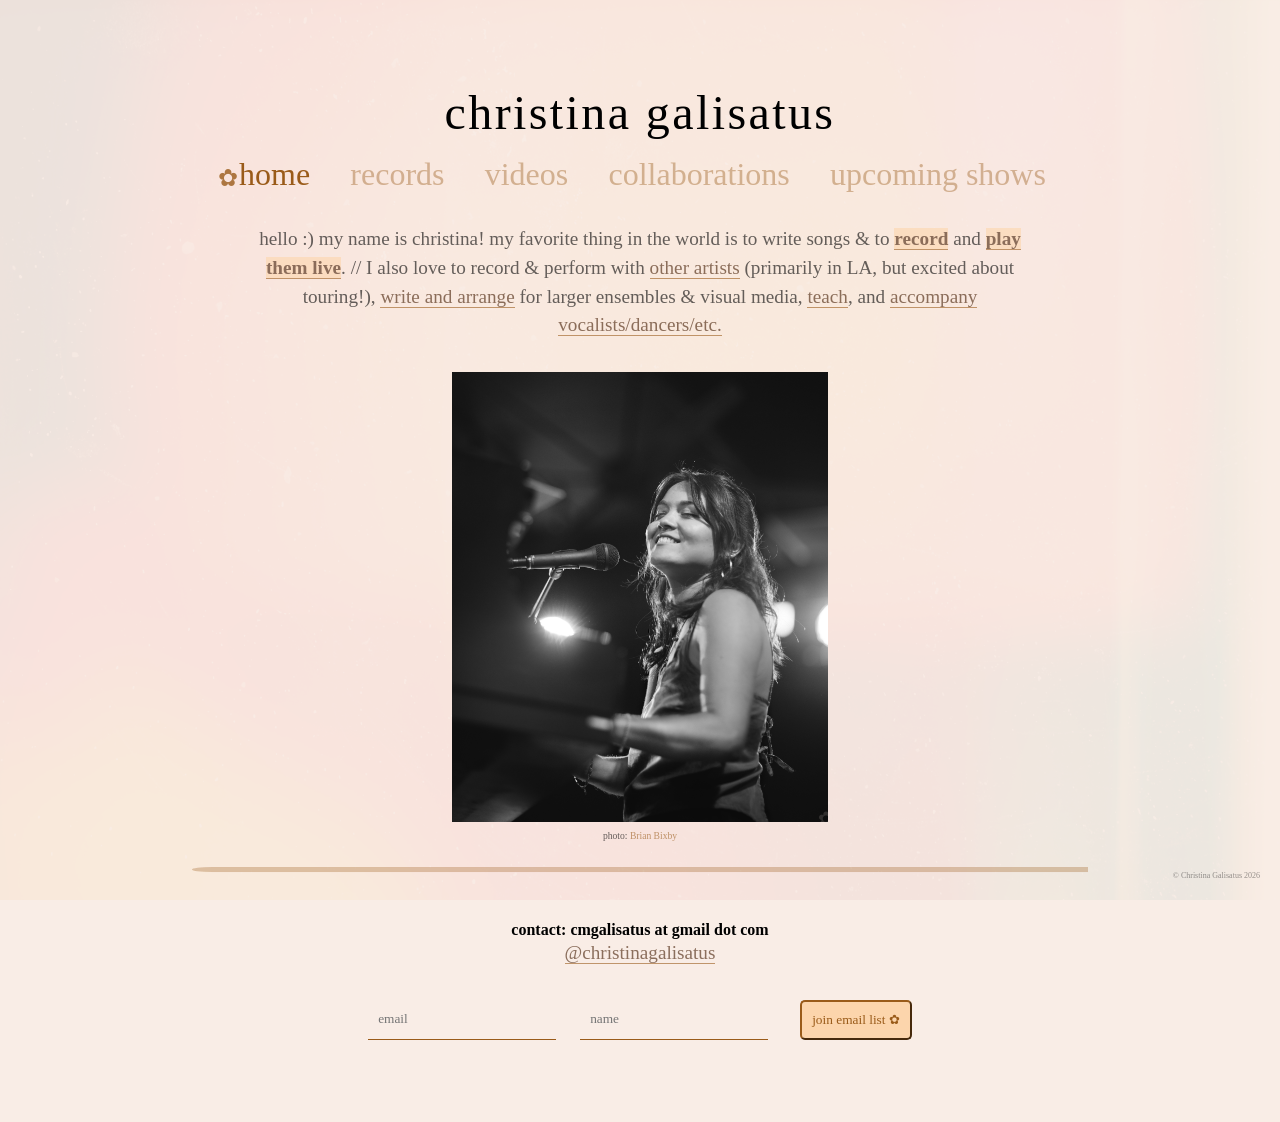
<file: index.html>
<!DOCTYPE html>
<html lang="en">

<head>
  <meta charset="UTF-8" />
  <meta name="viewport" content="width=device-width, initial-scale=1.0" />
  <title>Christina Galisatus</title>
  <link rel="stylesheet" href="style.css" />
  <link rel="icon" type="image/png" sizes="32x32" href="/assets/favicon.png">
  <link rel="icon" type="image/png" sizes="16x16" href="/assets/favicon.png">
  <link rel="apple-touch-icon" href="/assets/favicon.png">

  <!-- primary Meta -->
  <meta name="title" content="Christina Galisatus">
  <meta name="description" content="pianist - singer/songwriter - composer">

  <!-- open Graph (used by iMessage, Facebook, etc.) -->
  <meta property="og:title" content="Christina Galisatus">
  <meta property="og:description" content="pianist - singer/songwriter - composer">
  <meta property="og:image" content="https://christinagalisatusmusic.com/assets/christina.jpg">
  <meta property="og:url" content="https://christinagalisatusmusic.com">
  <meta property="og:type" content="website">

  <!-- twitter -->
  <meta name="twitter:card" content="summary_large_image">
  <meta name="twitter:title" content="Christina Galisatus">
  <meta name="twitter:description" content="pianist - singer/songwriter - composer">
  <meta name="twitter:image" content="https://christinagalisatusmusic.com/assets/christina.jpg">
  </head>

<body>

  <div id="loader">
    <span class="loader-flower"> ✿</span>
    <span class="loader-flower"> ✿</span>
    <span class="loader-flower">✿ </span>
  </div>

  <main>
      <h1 class="title a">
        <a href="/index.html">christina galisatus</a>
      </h1>

      <nav class="nav">
        <a href="/index.html" class="active">home</a>
        <a href="/records.html">records</a>
        <a href="/videos.html">videos</a>
        <a href="/collaborations.html">collaborations</a>
        <a href="/upcomingshows.html">upcoming shows</a>
      </nav>

    <p class="bodytext">
      hello :) my name is christina!
      my favorite thing in the world is to write songs & to 
      <span style="font-weight:bold;background-color:#fcd5ac;"><a href="records.html">record</a></span> and 
      <span style="font-weight:bold;background-color:#fcd5ac;"><a href="videos.html">play them live</a></span>. // I also love to record & perform with <a href="collaborations.html">other artists</a> (primarily in LA, but excited about touring!), 
      <a href="arranging.html">write and arrange</a>  for larger ensembles & visual media,
      <a href="teaching.html">teach</a>, and <a href="accompaniment.html">accompany vocalists/dancers/etc.</a>
    </p>  

<div class="photo-container">
  <img src="assets/christina.jpg" alt="Christina Galisatus" />

  <a href="/writing.html" class="secret-flower" aria-label="secret">
    ✿
  </a>
</div>
    <p class="photocredit">
      photo: <a href="https://www.brianbixbyphoto.com/">Brian Bixby</a>
    </p>
    <br>

    <p class="divider">
    <svg width = "70vw" height="50" xmlns="http://www.w3.org/2000/svg">
      <rect width = "80vw" height = "5" x="0" y="0" rx="20" ry="20"></rect></svg></p>

    <b>contact: cmgalisatus at gmail dot com</b>
    <p class="bodytext">
      <a href="https://www.instagram.com/christinagalisatus/">@christinagalisatus</a>

    <form action="https://formspree.io/f/xjgpklza" method="POST">
      <input type="email" name="email" placeholder="email" required>
      <input type="name" name="your name" placeholder="name" optional>
      <button type="submit">join email list ✿</button>
    </form>

<!--thank you message - displays after submission-->
    <p class="bodytext" id="thanks" style="display:none;">
      thank you for staying in touch ✿ </p>
    </p>

  </main>

  <footer>
    <p>© Christina Galisatus 2026</p>
  </footer>

<!--logic for after submission display-->
  <script>
    const form = document.querySelector("form[action='https://formspree.io/f/xjgpklza']");
    const thanks = document.getElementById("thanks");

    form.addEventListener("submit", async function (e) {
      e.preventDefault(); 

      // send form data to Formspree
      const formData = new FormData(form);
      await fetch(form.action, {
        method: "POST",
        body: formData,
        headers: { 'Accept': 'application/json' }
      });

      // hide the form and show thank you message
      form.style.display = "none";
      thanks.style.display = "block";
    });
  </script>

<!--logic for loading fade-in-->
    <script> 
    window.addEventListener("load", () => {
    document.querySelector("main").classList.add("loaded");
    });
    </script>

<!--logic for dot loading fade-out-->
<script>
  window.addEventListener("load", () => {
    const loader = document.getElementById("loader");
    if (loader) {
      loader.style.transition = "opacity 0.5s ease";
      loader.style.opacity = 0;
      setTimeout(() => loader.remove(), 500); // remove after fade-out
    }
  });
</script>

<a href="/firstwords.html" class="secret-charlie">
    <img src="assets/charlie.png" alt="" />
</a>

</body>
</html>
</file>
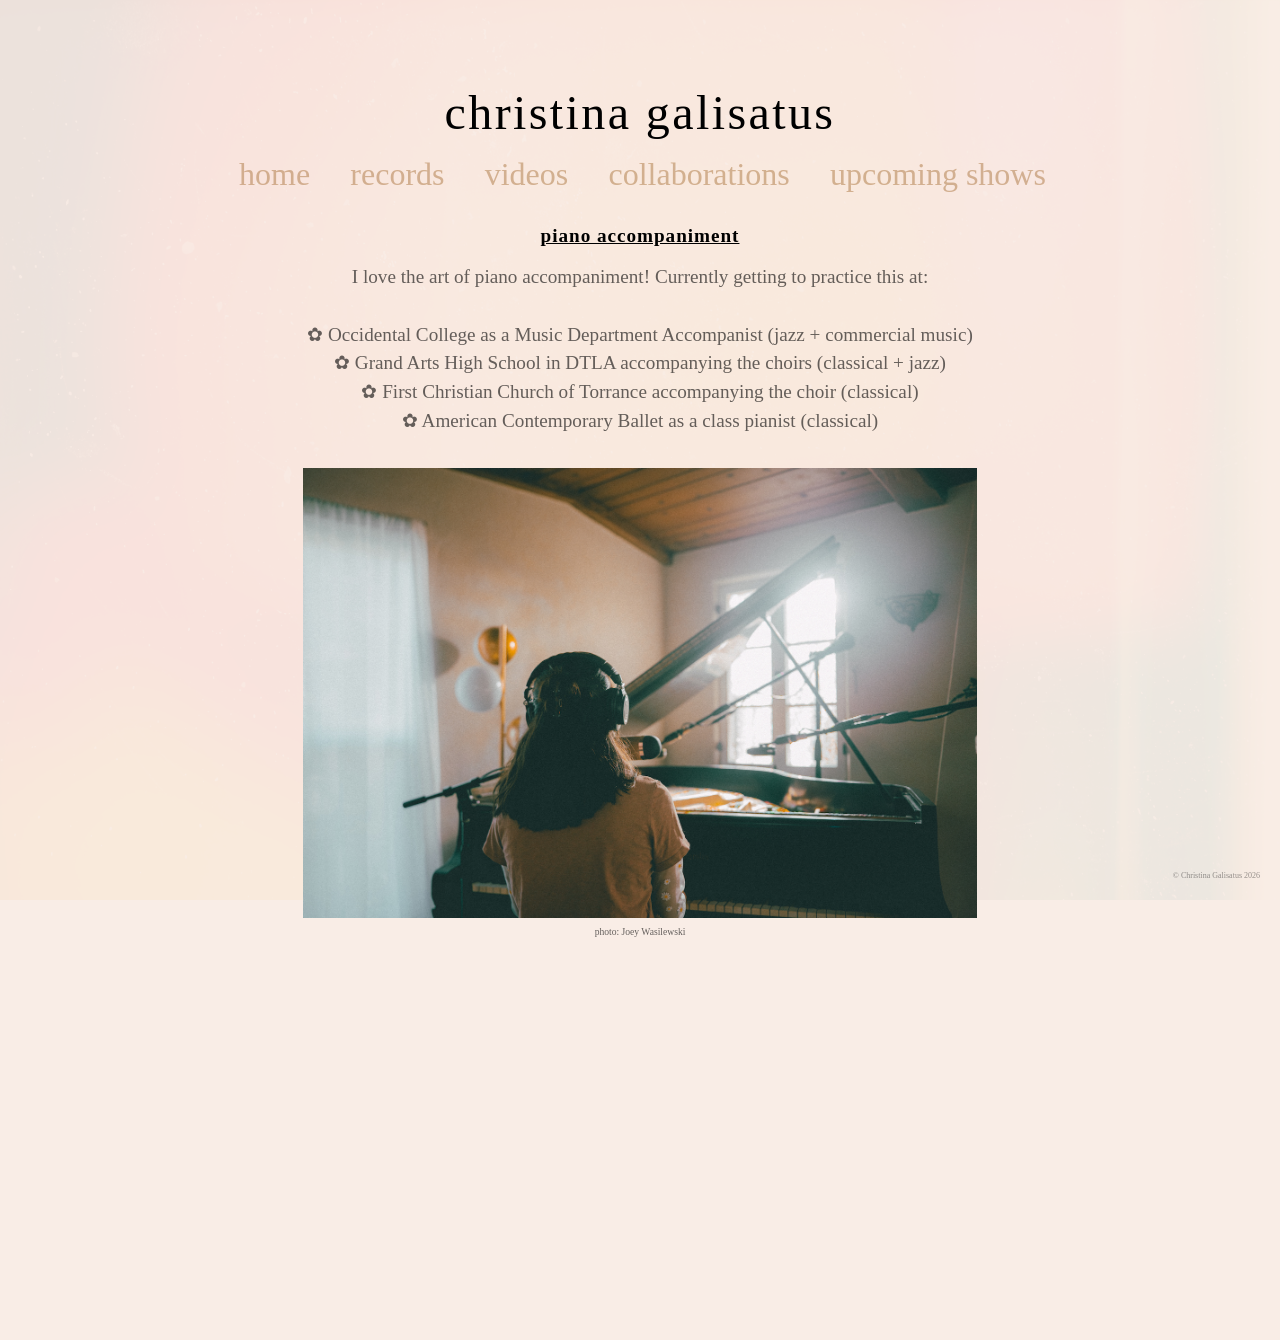
<file: accompaniment.html>
<!DOCTYPE html>
<html lang="en">

<head>
    <meta charset="UTF-8" />
    <meta name="viewport" content="width=device-width, initial-scale=1.0" />
    <title>accompaniment</title>
    <link rel="stylesheet" href="style.css" />
    <link rel="icon" type="image/png" sizes="32x32" href="/assets/favicon.png">
    <link rel="icon" type="image/png" sizes="16x16" href="/assets/favicon.png">
    <link rel="apple-touch-icon" href="/assets/favicon.png">
</head>

<body>

    <div id="loader">
        <span class="loader-flower"> ✿</span>
        <span class="loader-flower"> ✿</span>
        <span class="loader-flower">✿ </span>
    </div>

    <main>
        <h1 class="title a">
            <a href="/index.html">christina galisatus</a>
        </h1>

        <nav class="nav">
            <a href="/index.html">home</a>
            <a href="/records.html">records</a>
            <a href="/videos.html">videos</a>
            <a href="/collaborations.html">collaborations</a>
            <a href="/upcomingshows.html">upcoming shows</a>
        </nav>

        <p class="sectionheader">
            <u>piano accompaniment</u>
        </p>

        <div class="bodytext">
            I love the art of piano accompaniment! Currently getting to practice this at:
            <br>
            <br>✿ Occidental College as a Music Department Accompanist (jazz + commercial music)
            <br>✿ Grand Arts High School in DTLA accompanying the choirs (classical + jazz)
            <br>✿ First Christian Church of Torrance accompanying the choir (classical)
            <br>✿ American Contemporary Ballet as a class pianist (classical)
        </div>

        <img src="assets/Joey.jpg" alt="Christina Galisatus" />
        <p class="photocredit">photo: Joey Wasilewski
        </p>

        <div class="video-gallery">
            <div class="video-block">
                <iframe width="560" height="315" src="https://www.youtube.com/embed/kuCmmByIMV0?si=SQbV6aHl00VXj2Z0"
                    title="YouTube video player" frameborder="0"
                    allow="accelerometer; autoplay; clipboard-write; encrypted-media; gyroscope; picture-in-picture"
                    allowfullscreen>
                </iframe>
            </div>
        </div>    

    </main>

    <footer>
        <p>© Christina Galisatus 2026</p>
    </footer>

<!--logic for loading fade-in-->
    <script> 
    window.addEventListener("load", () => {
    document.querySelector("main").classList.add("loaded");
    });
    </script>

<!--logic for dot loading fade-out-->
    <script>
    window.addEventListener("load", () => {
        const loader = document.getElementById("loader");
        if (loader) {
        loader.style.transition = "opacity 0.5s ease";
        loader.style.opacity = 0;
        setTimeout(() => loader.remove(), 500); // remove after fade-out
        }
    });
    </script>

</body>
</html>
</file>
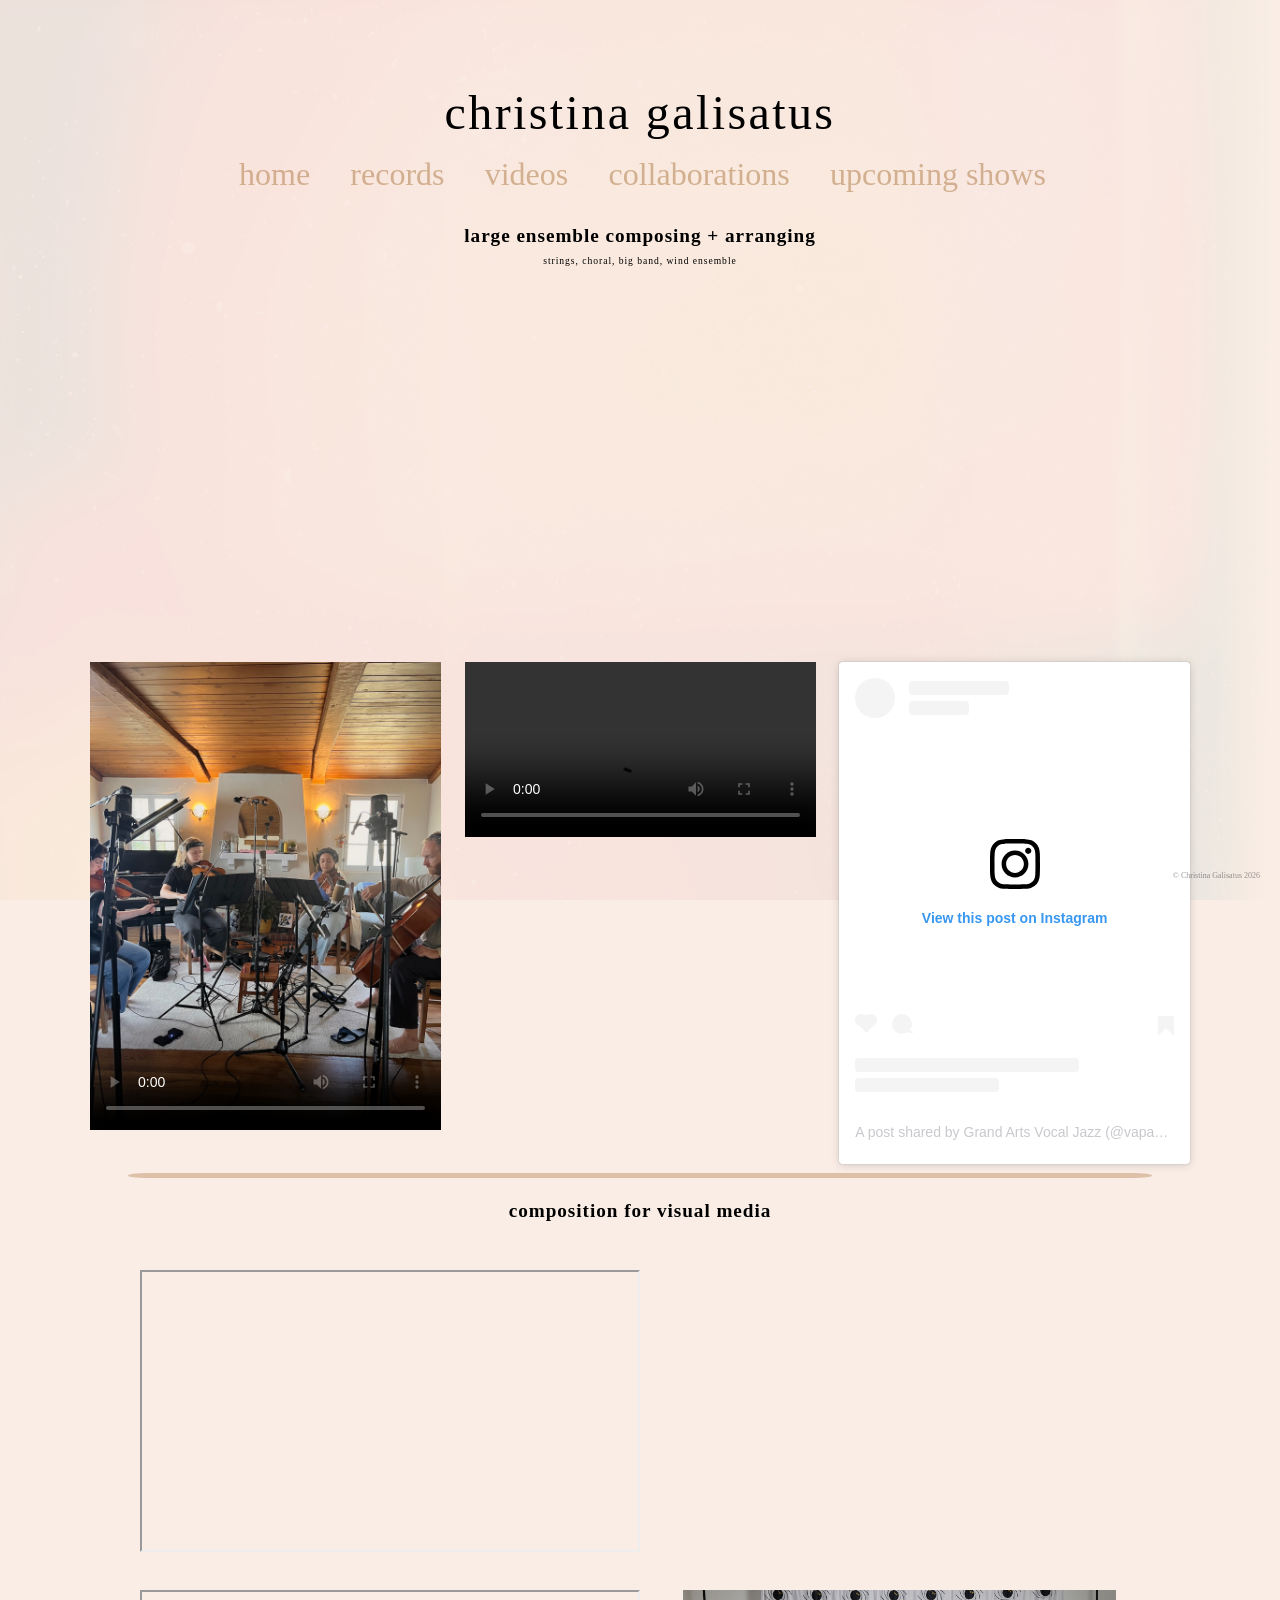
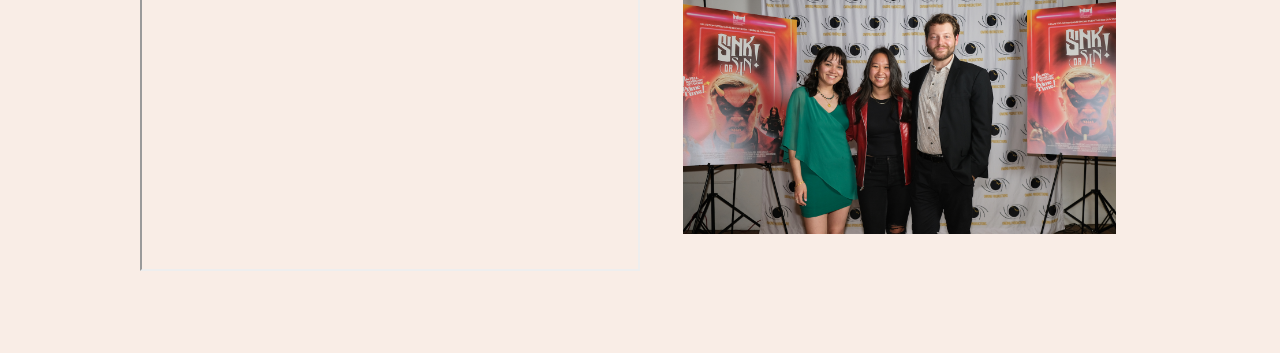
<file: arranging.html>
<!DOCTYPE html>
<html lang="en">

<head>
    <meta charset="UTF-8" />
    <meta name="viewport" content="width=device-width, initial-scale=1.0" />
    <title>arranging</title>
    <link rel="stylesheet" href="style.css" />
    <link rel="icon" type="image/png" sizes="32x32" href="/assets/favicon.png">
    <link rel="icon" type="image/png" sizes="16x16" href="/assets/favicon.png">
    <link rel="apple-touch-icon" href="/assets/favicon.png">
</head>

<body>

    <div id="loader">
        <span class="loader-flower"> ✿</span>
        <span class="loader-flower"> ✿</span>
        <span class="loader-flower">✿ </span>
    </div>

    <main>
        <h1 class="title a">
            <a href="/index.html">christina galisatus</a>
        </h1>

        <nav class="nav">
            <a href="/index.html">home</a>
            <a href="/records.html">records</a>
            <a href="/videos.html">videos</a>
            <a href="/collaborations.html">collaborations</a>
            <a href="/upcomingshows.html">upcoming shows</a>
        </nav>

        <h2 class="sectionheader">large ensemble composing + arranging
            <br><span style="font-weight:normal; font-size:0.6rem">strings, choral, big band, wind ensemble</span>
        </h2>

        <div class="video-gallery">

            <!--William: We Sing Together-->
            <div class="video-block">
                <iframe src="https://www.youtube.com/embed/-kzz4NadmnA?si=mCKICtMCTEIbzJga" title="YouTube video player"
                    frameborder="0"
                    allow="accelerometer; autoplay; clipboard-write; encrypted-media; gyroscope; picture-in-picture"
                    allowfullscreen>
                </iframe>
            </div>

            <!--What's there to do-->
            <div class="video-block">
                <iframe src="https://www.youtube.com/embed/QpVLR_8TGYc?si=DoYN5k44QQ1CppMd" title="YouTube video player"
                    frameborder="0"
                    allow="accelerometer; autoplay; clipboard-write; encrypted-media; gyroscope; picture-in-picture"
                    allowfullscreen>
                </iframe>
            </div>
        </div>

        <div class="misc-vid-row">

            <!--MM strings-->
            <div class="video-block">
                <video width="300" height="auto" ratio="9/16" controls poster="assets/MMstringsphoto.JPG">
                    <source src="assets/MMvisualizer.mp4">
                </video>
            </div>

            <!--CC wind symphony-->
            <div class="video-block">
                <video width="300" height="auto" ratio="9/16" controls>
                    <source src="assets/Somehow.mp4" type="video/MP4">
                </video>
            </div>

            <!--Grand Arts Piel Canela-->
            <blockquote class="instagram-media" data-instgrm-captioned
                data-instgrm-permalink="https://www.instagram.com/reel/DVpAaYUErRo/?utm_source=ig_embed&amp;utm_campaign=loading"
                data-instgrm-version="14"
                style=" background:#FFF; border:0; border-radius:3px; box-shadow:0 0 1px 0 rgba(0,0,0,0.5),0 1px 10px 0 rgba(0,0,0,0.15); margin: 1px; max-width:540px; min-width:326px; padding:0; width:99.375%; width:-webkit-calc(100% - 2px); width:calc(100% - 2px);">
                <div style="padding:16px;"> <a
                        href="https://www.instagram.com/reel/DVpAaYUErRo/?utm_source=ig_embed&amp;utm_campaign=loading"
                        style=" background:#FFFFFF; line-height:0; padding:0 0; text-align:center; text-decoration:none; width:100%;"
                        target="_blank">
                        <div style=" display: flex; flex-direction: row; align-items: center;">
                            <div
                                style="background-color: #F4F4F4; border-radius: 50%; flex-grow: 0; height: 40px; margin-right: 14px; width: 40px;">
                            </div>
                            <div style="display: flex; flex-direction: column; flex-grow: 1; justify-content: center;">
                                <div
                                    style=" background-color: #F4F4F4; border-radius: 4px; flex-grow: 0; height: 14px; margin-bottom: 6px; width: 100px;">
                                </div>
                                <div
                                    style=" background-color: #F4F4F4; border-radius: 4px; flex-grow: 0; height: 14px; width: 60px;">
                                </div>
                            </div>
                        </div>
                        <div style="padding: 19% 0;"></div>
                        <div style="display:block; height:50px; margin:0 auto 12px; width:50px;"><svg width="50px"
                                height="50px" viewBox="0 0 60 60" version="1.1" xmlns="https://www.w3.org/2000/svg"
                                xmlns:xlink="https://www.w3.org/1999/xlink">
                                <g stroke="none" stroke-width="1" fill="none" fill-rule="evenodd">
                                    <g transform="translate(-511.000000, -20.000000)" fill="#000000">
                                        <g>
                                            <path
                                                d="M556.869,30.41 C554.814,30.41 553.148,32.076 553.148,34.131 C553.148,36.186 554.814,37.852 556.869,37.852 C558.924,37.852 560.59,36.186 560.59,34.131 C560.59,32.076 558.924,30.41 556.869,30.41 M541,60.657 C535.114,60.657 530.342,55.887 530.342,50 C530.342,44.114 535.114,39.342 541,39.342 C546.887,39.342 551.658,44.114 551.658,50 C551.658,55.887 546.887,60.657 541,60.657 M541,33.886 C532.1,33.886 524.886,41.1 524.886,50 C524.886,58.899 532.1,66.113 541,66.113 C549.9,66.113 557.115,58.899 557.115,50 C557.115,41.1 549.9,33.886 541,33.886 M565.378,62.101 C565.244,65.022 564.756,66.606 564.346,67.663 C563.803,69.06 563.154,70.057 562.106,71.106 C561.058,72.155 560.06,72.803 558.662,73.347 C557.607,73.757 556.021,74.244 553.102,74.378 C549.944,74.521 548.997,74.552 541,74.552 C533.003,74.552 532.056,74.521 528.898,74.378 C525.979,74.244 524.393,73.757 523.338,73.347 C521.94,72.803 520.942,72.155 519.894,71.106 C518.846,70.057 518.197,69.06 517.654,67.663 C517.244,66.606 516.755,65.022 516.623,62.101 C516.479,58.943 516.448,57.996 516.448,50 C516.448,42.003 516.479,41.056 516.623,37.899 C516.755,34.978 517.244,33.391 517.654,32.338 C518.197,30.938 518.846,29.942 519.894,28.894 C520.942,27.846 521.94,27.196 523.338,26.654 C524.393,26.244 525.979,25.756 528.898,25.623 C532.057,25.479 533.004,25.448 541,25.448 C548.997,25.448 549.943,25.479 553.102,25.623 C556.021,25.756 557.607,26.244 558.662,26.654 C560.06,27.196 561.058,27.846 562.106,28.894 C563.154,29.942 563.803,30.938 564.346,32.338 C564.756,33.391 565.244,34.978 565.378,37.899 C565.522,41.056 565.552,42.003 565.552,50 C565.552,57.996 565.522,58.943 565.378,62.101 M570.82,37.631 C570.674,34.438 570.167,32.258 569.425,30.349 C568.659,28.377 567.633,26.702 565.965,25.035 C564.297,23.368 562.623,22.342 560.652,21.575 C558.743,20.834 556.562,20.326 553.369,20.18 C550.169,20.033 549.148,20 541,20 C532.853,20 531.831,20.033 528.631,20.18 C525.438,20.326 523.257,20.834 521.349,21.575 C519.376,22.342 517.703,23.368 516.035,25.035 C514.368,26.702 513.342,28.377 512.574,30.349 C511.834,32.258 511.326,34.438 511.181,37.631 C511.035,40.831 511,41.851 511,50 C511,58.147 511.035,59.17 511.181,62.369 C511.326,65.562 511.834,67.743 512.574,69.651 C513.342,71.625 514.368,73.296 516.035,74.965 C517.703,76.634 519.376,77.658 521.349,78.425 C523.257,79.167 525.438,79.673 528.631,79.82 C531.831,79.965 532.853,80.001 541,80.001 C549.148,80.001 550.169,79.965 553.369,79.82 C556.562,79.673 558.743,79.167 560.652,78.425 C562.623,77.658 564.297,76.634 565.965,74.965 C567.633,73.296 568.659,71.625 569.425,69.651 C570.167,67.743 570.674,65.562 570.82,62.369 C570.966,59.17 571,58.147 571,50 C571,41.851 570.966,40.831 570.82,37.631">
                                            </path>
                                        </g>
                                    </g>
                                </g>
                            </svg></div>
                        <div style="padding-top: 8px;">
                            <div
                                style=" color:#3897f0; font-family:Arial,sans-serif; font-size:14px; font-style:normal; font-weight:550; line-height:18px;">
                                View this post on Instagram</div>
                        </div>
                        <div style="padding: 12.5% 0;"></div>
                        <div style="display: flex; flex-direction: row; margin-bottom: 14px; align-items: center;">
                            <div>
                                <div
                                    style="background-color: #F4F4F4; border-radius: 50%; height: 12.5px; width: 12.5px; transform: translateX(0px) translateY(7px);">
                                </div>
                                <div
                                    style="background-color: #F4F4F4; height: 12.5px; transform: rotate(-45deg) translateX(3px) translateY(1px); width: 12.5px; flex-grow: 0; margin-right: 14px; margin-left: 2px;">
                                </div>
                                <div
                                    style="background-color: #F4F4F4; border-radius: 50%; height: 12.5px; width: 12.5px; transform: translateX(9px) translateY(-18px);">
                                </div>
                            </div>
                            <div style="margin-left: 8px;">
                                <div
                                    style=" background-color: #F4F4F4; border-radius: 50%; flex-grow: 0; height: 20px; width: 20px;">
                                </div>
                                <div
                                    style=" width: 0; height: 0; border-top: 2px solid transparent; border-left: 6px solid #f4f4f4; border-bottom: 2px solid transparent; transform: translateX(16px) translateY(-4px) rotate(30deg)">
                                </div>
                            </div>
                            <div style="margin-left: auto;">
                                <div
                                    style=" width: 0px; border-top: 8px solid #F4F4F4; border-right: 8px solid transparent; transform: translateY(16px);">
                                </div>
                                <div
                                    style=" background-color: #F4F4F4; flex-grow: 0; height: 12px; width: 16px; transform: translateY(-4px);">
                                </div>
                                <div
                                    style=" width: 0; height: 0; border-top: 8px solid #F4F4F4; border-left: 8px solid transparent; transform: translateY(-4px) translateX(8px);">
                                </div>
                            </div>
                        </div>
                        <div
                            style="display: flex; flex-direction: column; flex-grow: 1; justify-content: center; margin-bottom: 24px;">
                            <div
                                style=" background-color: #F4F4F4; border-radius: 4px; flex-grow: 0; height: 14px; margin-bottom: 6px; width: 224px;">
                            </div>
                            <div
                                style=" background-color: #F4F4F4; border-radius: 4px; flex-grow: 0; height: 14px; width: 144px;">
                            </div>
                        </div>
                    </a>
                    <p
                        style=" color:#c9c8cd; font-family:Arial,sans-serif; font-size:14px; line-height:17px; margin-bottom:0; margin-top:8px; overflow:hidden; padding:8px 0 7px; text-align:center; text-overflow:ellipsis; white-space:nowrap;">
                        <a href="https://www.instagram.com/reel/DVpAaYUErRo/?utm_source=ig_embed&amp;utm_campaign=loading"
                            style=" color:#c9c8cd; font-family:Arial,sans-serif; font-size:14px; font-style:normal; font-weight:normal; line-height:17px; text-decoration:none;"
                            target="_blank">A post shared by Grand Arts Vocal Jazz (@vapavocaljazz)</a>
                    </p>
                </div>
        </div>
        </blockquote>
        <script async src="//www.instagram.com/embed.js"></script>
        </div>

        <p class="divider">
            <svg width="80vw" height="5" xmlns="http://www.w3.org/2000/svg">
                <rect width="80vw" height="5" x="0" y="0" rx="20" ry="20"></rect>
            </svg>
        </p>

        <br>
        <h2 class="sectionheader">composition for visual media<br>
        </h2>
        <div class="video-gallery">
            <!--Alaska-->
            <div class="video-block">
                <iframe src="https://www.youtube.com/embed/m3UK2IygUMY?si=ZVWuAk93k-y-wtvW"
                    allow="accelerometer; autoplay; clipboard-write; encrypted-media; gyroscope; picture-in-picture"
                    allowfullscreen>
                </iframe>
            </div>

            <!--People Song-->
            <div class="video-block">
                <iframe src="https://www.youtube.com/embed/TR1l-7B1ROs?si=6Mko6sYtuorhrLTC" title="YouTube video player"
                    frameborder="0"
                    allow="accelerometer; autoplay; clipboard-write; encrypted-media; gyroscope; picture-in-picture"
                    allowfullscreen>
                </iframe>
            </div>

            <!--Course-->
            <div class="video-block">
                <iframe src="https://www.youtube.com/embed/auXYaacKMGQ?si=4jVl0m5KW4xBC2A0"
                    allow="accelerometer; autoplay; clipboard-write; encrypted-media; gyroscope; picture-in-picture"
                    allowfullscreen>
                </iframe>
            </div>

            <!--SOS-->
            <div class="imga-block">
                <img src="assets/SOS.jpeg">
            </div>
        </div>

    </main>

    <footer>
        <p>© Christina Galisatus 2026</p>
    </footer>

    <!--logic for loading fade-in-->
    <script>
        window.addEventListener("load", () => {
            document.querySelector("main").classList.add("loaded");
        });
    </script>

    <!--logic for dot loading fade-out-->
    <script>
        window.addEventListener("load", () => {
            const loader = document.getElementById("loader");
            if (loader) {
                loader.style.transition = "opacity 0.5s ease";
                loader.style.opacity = 0;
                setTimeout(() => loader.remove(), 500); // remove after fade-out
            }
        });
    </script>

</body>

</html>
</file>
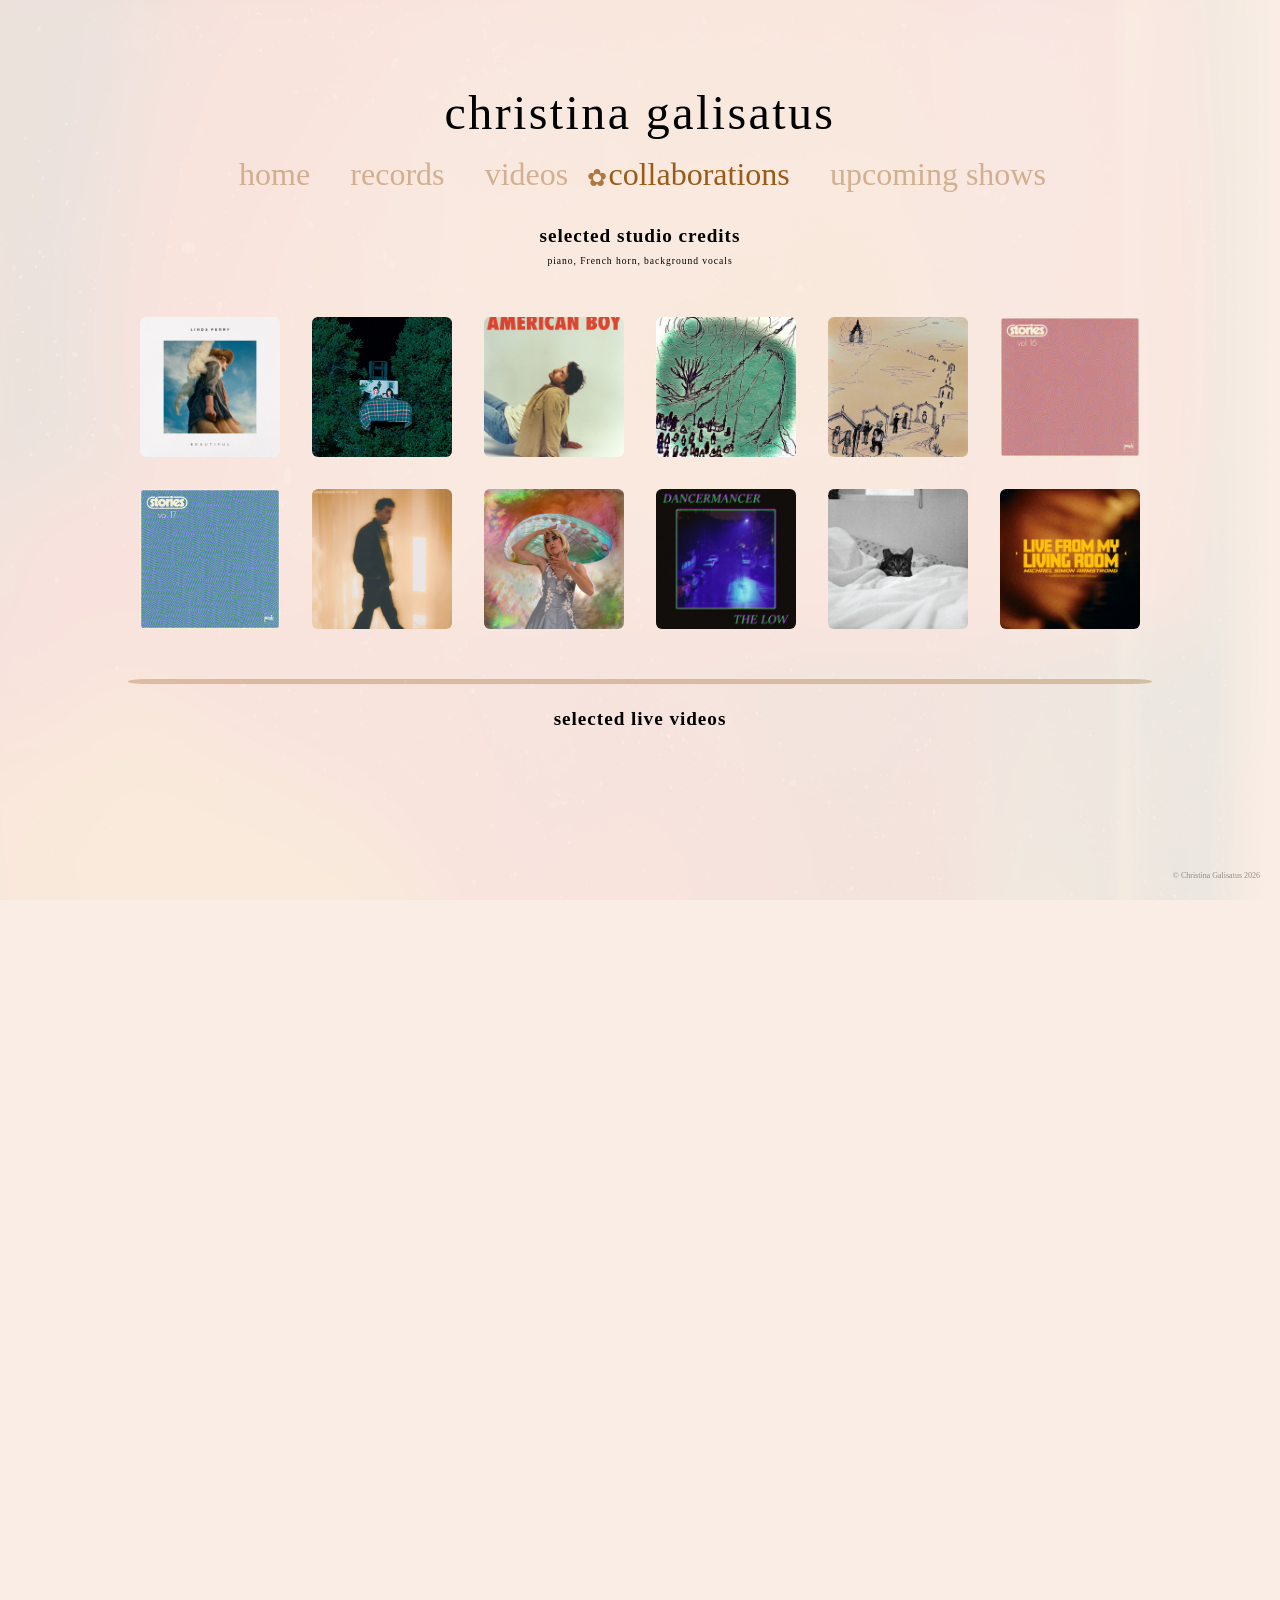
<file: collaborations.html>
<!DOCTYPE html>
<html lang="en">

<head>
    <meta charset="UTF-8" />
    <meta name="viewport" content="width=device-width, initial-scale=1.0" />
    <title>collaborations</title>
    <link rel="stylesheet" href="style.css" />
    <link rel="icon" type="image/png" sizes="32x32" href="/assets/favicon.png">
    <link rel="icon" type="image/png" sizes="16x16" href="/assets/favicon.png">
    <link rel="apple-touch-icon" href="/assets/favicon.png">
</head>

<body>

    <div id="loader">
        <span class="loader-flower"> ✿</span>
        <span class="loader-flower"> ✿</span>
        <span class="loader-flower">✿ </span>
    </div>

    <main>
        <h1 class="title a">
            <a href="/index.html">christina galisatus</a>
        </h1>
        <nav class="nav">
            <a href="/index.html">home</a>
            <a href="/records.html">records</a>
            <a href="/videos.html">videos</a>
            <a href="/collaborations.html" class="active">collaborations</a>
            <a href="/upcomingshows.html">upcoming shows</a>
        </nav>

        <h2 class="sectionheader">selected studio credits
            <br><span style="font-weight:normal; font-size:0.6rem">piano, French horn, background vocals</span>
        </h2>

        <div class="studio-gallery">

            <div class="studio-block">
                <a href="https://www.youtube.com/watch?v=m7ca8b5ZovI" target="_blank" rel="noopener noreferrer">
                    <img src="/assets/credits/LP_beautiful.jpeg" alt="Linda Perry – Beautiful album artwork">
                    <div class="studio-credit">
                        <span>Linda Perry - Beautiful</span>
                        <p>[French horn]</p>
                    </div>
                </a>
            </div>

            <div class="studio-block">
                <a href="https://www.youtube.com/watch?v=t3wTGqhP7kI&list=RDt3wTGqhP7kI&start_radio=1" target="_blank"
                    rel="noopener noreferrer">
                    <img src="/assets/credits/TATN_moody.jpg" alt="The Army The Navy – Moody artwork">
                    <div class="studio-credit">
                        <span>The Army The Navy - Moody</span>
                        <p>[French horn]</p>
                    </div>
                </a>
            </div>


            <div class="studio-block">
                <a href="https://www.youtube.com/watch?v=3FeN50UXRsc&list=OLAK5uy_lrCYsbn9tixDgLbkDAWg3Th70Xa5Za2Fk&index=3"
                    target="_blank" rel="noopener noreferrer">
                    <img src="/assets/credits/MSA_AmericanBoy.jpeg" alt="MSA – Never Learned to Cry artwork">
                    <div class="studio-credit">
                        <span>Michael Simon Armstrong - American Boy</span>
                        <p>[Piano]</p>
                    </div>
                </a>
            </div>

            <div class="studio-block">
                <a href="https://www.youtube.com/watch?v=OamTktsr08U&list=RDOamTktsr08U&start_radio=1" target="_blank"
                    rel="noopener noreferrer">
                    <img src="/assets/credits/JD_coyotes.jpeg" alt="Jack Demeo – Coyotes artwork">
                    <div class="studio-credit">
                        <span>Jack Demeo - Coyotes</span>
                        <p>[Piano, vocals]</p>
                    </div>
                </a>
            </div>

            <div class="studio-block">
                <a href="https://www.youtube.com/watch?v=2ScXUbIs0II&list=RD2ScXUbIs0II&start_radio=1" target="_blank"
                    rel="noopener noreferrer">
                    <img src="/assets/credits/JD_better.jpeg" alt="Jack Demeo – Better artwork">
                    <div class="studio-credit">
                        <span>Jack Demeo - Better</span>
                        <p>[Keyboards]</p>
                    </div>
                </a>
            </div>

            <div class="studio-block">
                <a href="https://www.youtube.com/watch?v=_KJPy0_aGnc&list=RD_KJPy0_aGnc&start_radio=1" target="_blank"
                    rel="noopener noreferrer">
                    <img src="/assets/credits/AT_higherlove.webp" alt="Astyn – Higher Love artwork">
                    <div class="studio-credit">
                        <span>stories ft. Astyn Turr - Higher Love</span>
                        <p>[Piano]</p>
                    </div>
                </a>
            </div>

            <div class="studio-block">
                <a href="https://www.youtube.com/watch?v=ijMwzftWXSs&list=RDijMwzftWXSs&start_radio=1" target="_blank"
                    rel="noopener noreferrer">
                    <img src="/assets/credits/AT_kissme.jpeg" alt="Astyn – Kiss Me artwork">
                    <div class="studio-credit">
                        <span>stories ft. Astyn Turr - Kiss Me</span>
                        <p>[Piano]</p>
                    </div>
                </a>
            </div>

            <div class="studio-block">
                <a href="https://www.youtube.com/watch?v=ubXgEFZC5Ro" target="_blank" rel="noopener noreferrer">
                    <img src="/assets/credits/MSA_Whatcanwedo.jpeg" alt="MSA – What We Can Do artwork">
                    <div class="studio-credit">
                        <span>Michael Simon Armstrong - What We Can Do</span>
                        <p>[French Horn]</p>
                    </div>
                </a>
            </div>

            <div class="studio-block">
                <a href="https://giulia.bandcamp.com/track/should-have-known" target="_blank" rel="noopener noreferrer">
                    <img src="/assets/credits/G_shouldhaveknown.avif" alt="Giulia – Should Have Known artwork">
                    <div class="studio-credit">
                        <span>Giulia - Should Have Known</span>
                        <p>[Piano]</p>
                    </div>
                </a>
            </div>

            <div class="studio-block">
                <a href="https://music.youtube.com/watch?v=HONLfr1zrQk&list=OLAK5uy_lrTMiq9DWdYbcHP-lSY-m1z6HFB73VSK4"
                    target="_blank" rel="noopener noreferrer">
                    <img src="/assets/credits/DM_thelow.jpeg"
                        alt="Dancermancer - You're Only Moving Through Nothing New">
                    <div class="studio-credit">
                        <span>Dancermancer - Should Have Known</span>
                        <p>[Piano]</p>
                    </div>
                </a>
            </div>

            <div class="studio-block">
                <a href="https://wideturn.bandcamp.com/album/welcome-home" target="_blank" rel="noopener noreferrer">
                    <img src="/assets/credits/WT_welcomehome.jpg" alt="Wide Turn - Welcome Home">
                    <div class="studio-credit">
                        <span>Wide Turn - Welcome Home</span>
                        <p>[Piano]</p>
                    </div>
                </a>
            </div>

            <div class="studio-block">
                <a href="https://www.youtube.com/watch?v=0tmDJ8u3h14" target="_blank" rel="noopener noreferrer">
                    <img src="/assets/credits/MSA_lfmlr.jpeg"
                        alt="Michael Simon Armstrong - Hands Where I Can See Them">
                    <div class="studio-credit">
                        <span>Michael Simon Armstrong - Hands Where I Can See Them</span>
                        <p>[Piano]</p>
                    </div>
                </a>
            </div>

        </div>
        </div>

        <br>

        <p class="divider">
            <svg width="80vw" height="25" xmlns="http://www.w3.org/2000/svg">
                <rect width="80vw" height="5" x="0" y="0" rx="20" ry="20"></rect>
            </svg>
        </p>
        <h2 class="sectionheader">selected live videos</h2>

        <div class="video-gallery">

            <!--stories - Kiss Me -->
            <div class="video-block">
                <iframe src="https://www.youtube.com/embed/_KJPy0_aGnc?si=B6yt1lQVehYM2Kv5" title="YouTube video player"
                    frameborder="0"
                    allow="accelerometer; autoplay; clipboard-write; encrypted-media; gyroscope; picture-in-picture"
                    allowfullscreen>
                </iframe>
            </div>

            <!--MSA - Calories & Iron -->
            <div class="video-block">
                <iframe src="https://www.youtube.com/embed/W2Tk0ppW4fk?si=2oVbg6dpYfWVCaHv" title="YouTube video player"
                    frameborder="0"
                    allow="accelerometer; autoplay; clipboard-write; encrypted-media; gyroscope; picture-in-picture"
                    allowfullscreen>
                </iframe>
            </div>

            <!--MB - fortune -->
            <div class="video-block">
                <iframe src="https://www.youtube.com/embed/EkdM29K3bDw?si=wIIZSqjHQ8e0Dpvv" title="YouTube video player"
                    frameborder="0"
                    allow="accelerometer; autoplay; clipboard-write; encrypted-media; gyroscope; picture-in-picture"
                    allowfullscreen>
                </iframe>
            </div>

            <!--SLUGish - Moraga -->
            <div class="video-block">
                <iframe src="https://www.youtube.com/embed/i2QeuO2PESw?si=lRTdIVqkLqY7O1xK" title="YouTube video player"
                    frameborder="0"
                    allow="accelerometer; autoplay; clipboard-write; encrypted-media; gyroscope; picture-in-picture"
                    allowfullscreen>
                </iframe>
            </div>

            <!--Willa - Nothing Sacred -->
            <div class="video-block">
                <iframe src="https://www.youtube.com/embed/GnrfuemnX2g?si=RR2S-rYG-WjWqWMw" title="YouTube video player"
                    frameborder="0"
                    allow="accelerometer; autoplay; clipboard-write; encrypted-media; gyroscope; picture-in-picture"
                    allowfullscreen>
                </iframe>
            </div>

            <!--stories - Peaches-->
            <div class="video-block">
                <iframe src="https://www.youtube.com/embed/UuqG0Vs5tcM?si=ppn4Qso1Vfoo2bpP" title="YouTube video player"
                    frameborder="0"
                    allow="accelerometer; autoplay; clipboard-write; encrypted-media; gyroscope; picture-in-picture"
                    allowfullscreen>
                </iframe>
            </div>


        </div>

    </main>

    <footer>
        <p>© Christina Galisatus 2026</p>
    </footer>

    <!--logic for loading fade-in-->
    <script>
        window.addEventListener("load", () => {
            document.querySelector("main").classList.add("loaded");
        });
    </script>

    <!--logic for dot loading fade-out-->
    <script>
        window.addEventListener("load", () => {
            const loader = document.getElementById("loader");
            if (loader) {
                loader.style.transition = "opacity 0.5s ease";
                loader.style.opacity = 0;
                setTimeout(() => loader.remove(), 500); // remove after fade-out
            } a
        });
    </script>

<script>
document.querySelectorAll('.studio-block a').forEach(link => {
    link.addEventListener('click', function(event) {
        if (window.matchMedia('(max-width: 600px)').matches) {
            if (!this.classList.contains('show-credit')) {
                event.preventDefault();

                // close other open credits
                document.querySelectorAll('.studio-block a.show-credit')
                    .forEach(other => other.classList.remove('show-credit'));

                // show this credit
                this.classList.add('show-credit');
            }
        }
    });
});
</script>
</body>

</html>
</file>
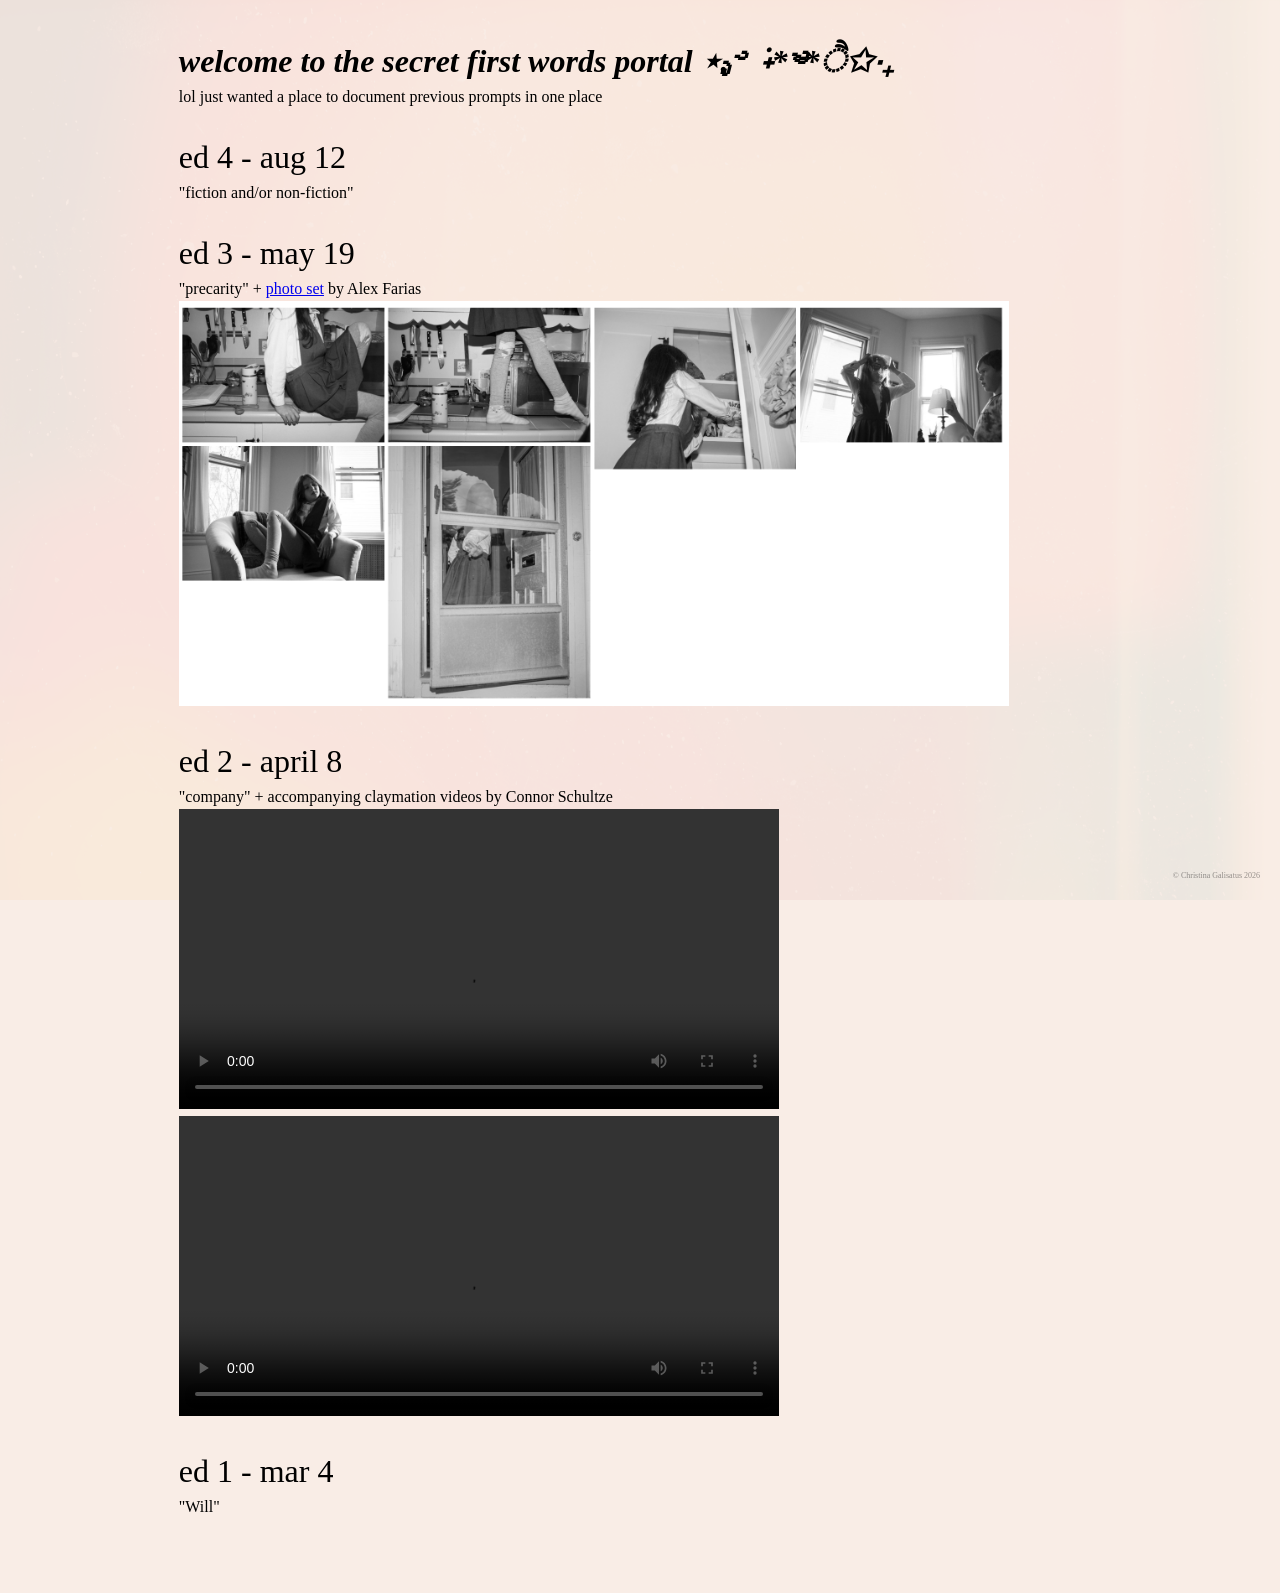
<file: firstwords.html>
<!DOCTYPE html>
<html lang="en">

<head>
    <meta charset="UTF-8" />
    <meta name="viewport" content="width=device-width, initial-scale=1.0" />
    <title>first words</title>
    <link rel="stylesheet" href="style.css" />
    <link rel="icon" type="image/png" sizes="32x32" href="/assets/favicon.png">
    <link rel="icon" type="image/png" sizes="16x16" href="/assets/favicon.png">
    <link rel="apple-touch-icon" href="/assets/favicon.png">
</head>

<body>

    <div id="loader">
        <span class="loader-flower"> ✿</span>
        <img class="loader-flower" src="assets/charlie.png" alt="">
        <span class="loader-flower">✿ </span>
    </div>

<main class="page-content">
        <p class="writing">

            <span class="writing-title"><em><strong>welcome to the secret first words portal ⋆.ೃ࿔ ݁ ˖*༄*ੈ✩‧₊</em></strong></span><br>
            lol just wanted a place to document previous prompts in one place<br><br>

            <span class="writing-title">ed 4 - aug 12</span>
            <br> "fiction and/or non-fiction" <br><br>
        
            <span class="writing-title">ed 3 - may 19</span>
            <br> "precarity" + <a href="https://nefarias.pixieset.com/theprecariousnessofgirlhood/" target="_blank" rel="noopener noreferrer">photo set</a> by Alex Farias<br>
            <img src="assets/precarity.png"><br><br>

             <span class="writing-title">ed 2 - april 8</span>
            <br> "company" + accompanying claymation videos by Connor Schultze <br>
                <video class="firstwordsvideos" controls>
                <source src="assets/Coffee Date - V1.MOV">
                </video><br>
                <video class="firstwordsvideos" controls>
                <source src="assets/Smoke Buddy - w: sound.MOV">
                </video><br><br>
            
            <span class="writing-title">ed 1 - mar 4</span>
            <br> "Will" <br><br>            
        </p>



    <footer>
      <p>© Christina Galisatus 2026</p>
    </footer>
</main>

<script>
window.addEventListener("load", () => {
    const loader = document.getElementById("loader");
    const content = document.querySelector(".page-content");

    // Fade out loader
    if (loader) {
        loader.style.transition = "opacity 0.5s ease";
        loader.style.opacity = 0;
    }

    // Fade in page content
    setTimeout(() => {
        if (content) {
            content.classList.add("loaded");
        }
        if (loader) {
            loader.remove();
        }
    }, 500);
});
</script>

</body>
</html>
</file>
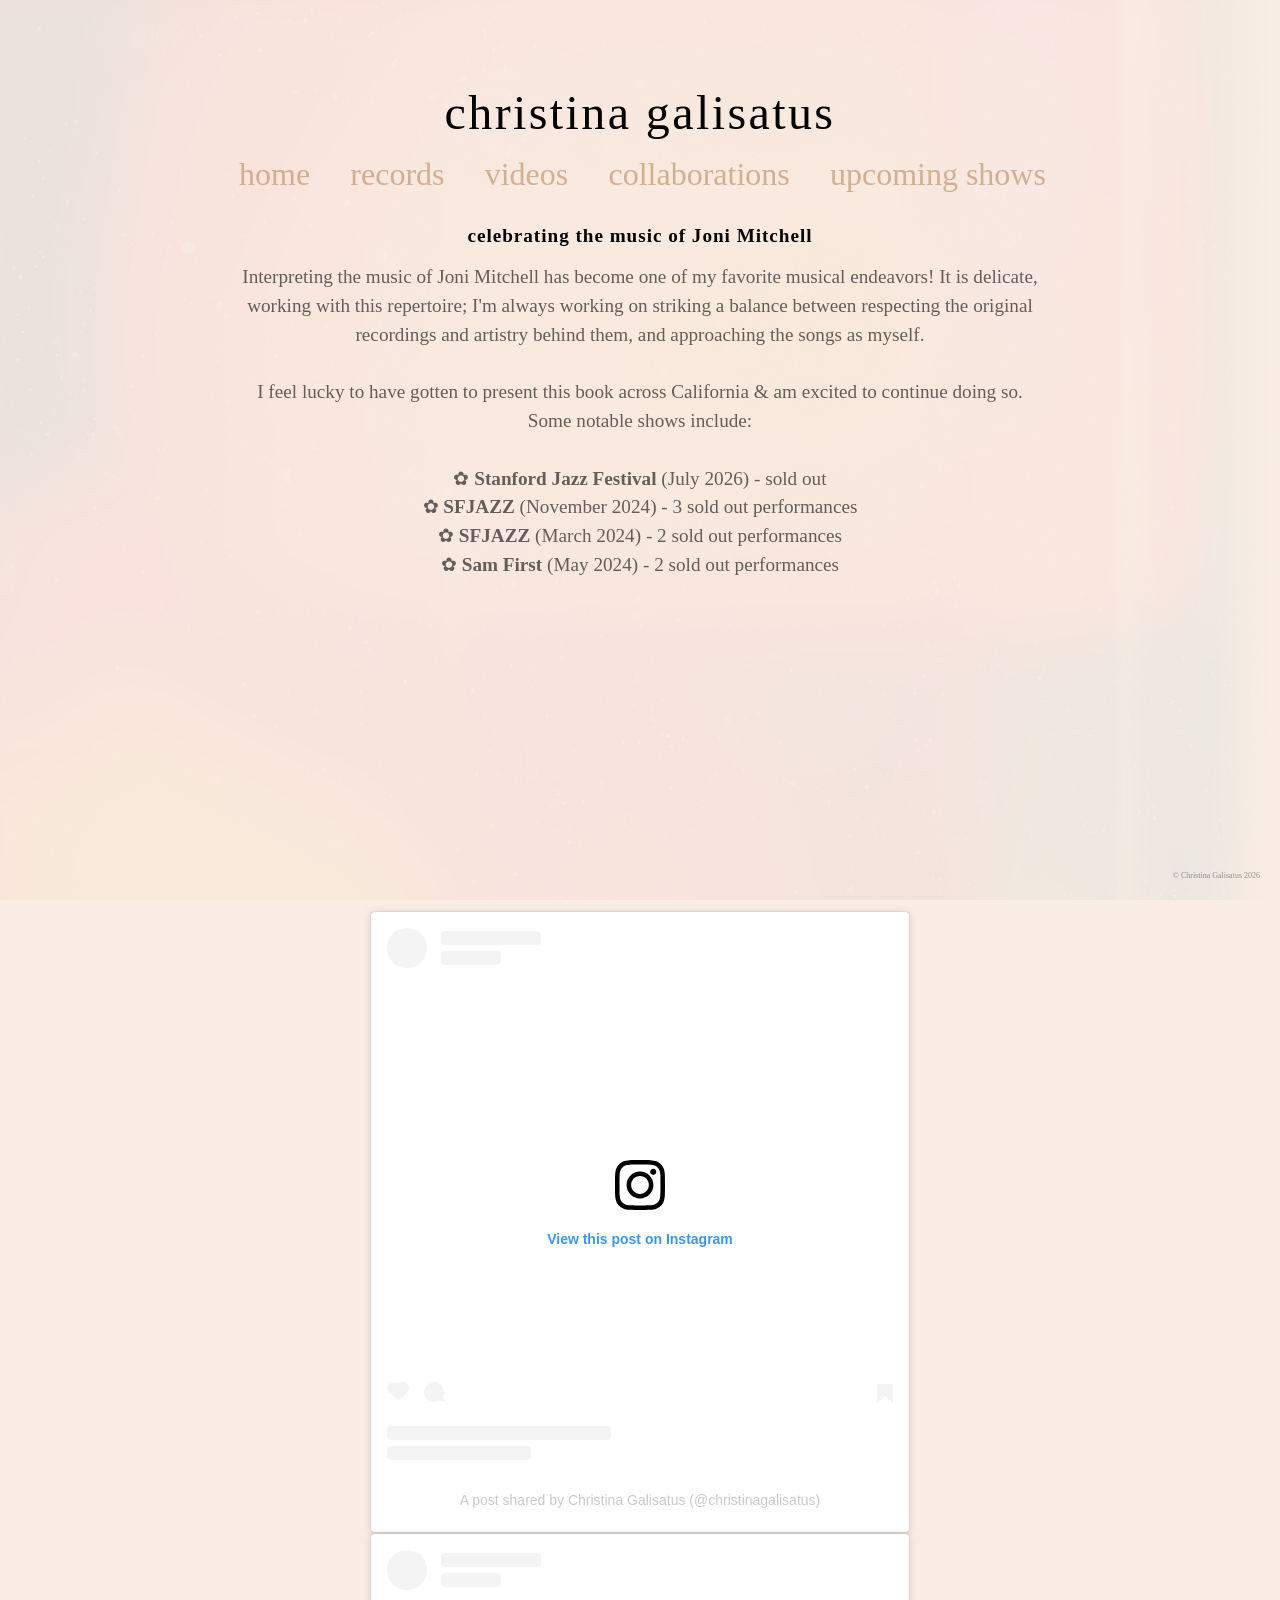
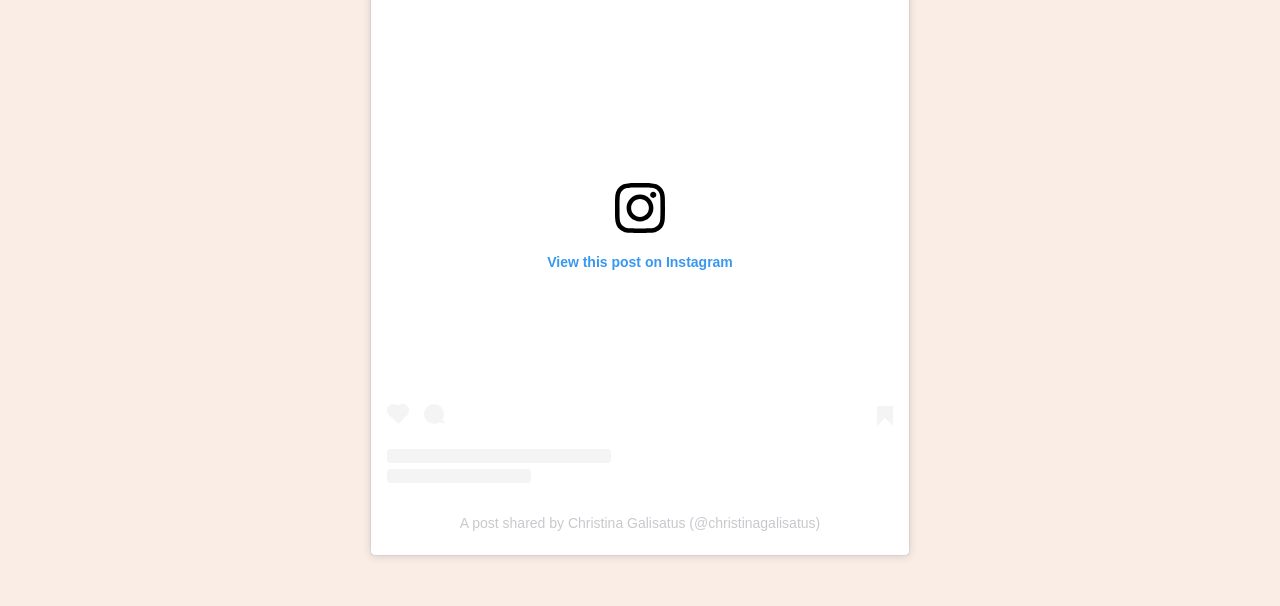
<file: joni.html>
<!DOCTYPE html>
<html lang="en">

<head>
    <meta charset="UTF-8" />
    <meta name="viewport" content="width=device-width, initial-scale=1.0" />
    <title>Joni Mitchell</title>
    <link rel="stylesheet" href="style.css" />
    <link rel="icon" type="image/png" sizes="32x32" href="/assets/favicon.png">
    <link rel="icon" type="image/png" sizes="16x16" href="/assets/favicon.png">
    <link rel="apple-touch-icon" href="/assets/favicon.png">
</head>

<body>

    <div id="loader">
        <span class="loader-flower"> ✿</span>
        <span class="loader-flower"> ✿</span>
        <span class="loader-flower">✿ </span>
    </div>

    <main>
        <h1 class="title a">
            <a href="/index.html">christina galisatus</a>
        </h1>
    
        <nav class="nav">
            <a href="/index.html">home</a>
            <a href="/records.html">records</a>
            <a href="/videos.html">videos</a>
            <a href="/collaborations.html">collaborations</a>
            <a href="/upcomingshows.html">upcoming shows</a>
        </nav>

        <h2 class="sectionheader">celebrating the music of Joni Mitchell
        </h2>

         <div class="bodytext">
            Interpreting the music of Joni Mitchell has become one of my favorite musical endeavors! It is delicate, working with this repertoire; I'm always working on striking a balance between respecting the original recordings and artistry behind them, and approaching the songs as myself. 
            <br><br>I feel lucky to have gotten to present this book across California & am excited to continue doing so. Some notable shows include: <br>
            <br>✿ <b>Stanford Jazz Festival</b> (July 2026) - sold out 
            <br>✿ <b>SFJAZZ</b> (November 2024) - 3 sold out performances
            <br>✿ <b>SFJAZZ</b> (March 2024) - 2 sold out performances
            <br>✿ <b>Sam First</b> (May 2024) - 2 sold out performances

        </div>

<div class="video-block">
        
<iframe width="560" height="315" src="https://www.youtube.com/embed/3jgMA_tDicI?si=mL0vVsOGXBBQEKMH" title="YouTube video player" frameborder="0" allow="accelerometer; autoplay; clipboard-write; encrypted-media; gyroscope; picture-in-picture; web-share" referrerpolicy="strict-origin-when-cross-origin" allowfullscreen></iframe>

</div>
<br>

  <div class="instagram-post">
    <blockquote class="instagram-media" data-instgrm-permalink="https://www.instagram.com/reel/C4-7DTXLpkc/?utm_source=ig_embed&amp;utm_campaign=loading" data-instgrm-version="14" style=" background:#FFF; border:0; border-radius:3px; box-shadow:0 0 1px 0 rgba(0,0,0,0.5),0 1px 10px 0 rgba(0,0,0,0.15); margin: 1px; max-width:540px; min-width:326px; padding:0; width:99.375%; width:-webkit-calc(100% - 2px); width:calc(100% - 2px);"><div style="padding:16px;"> <a href="https://www.instagram.com/reel/C4-7DTXLpkc/?utm_source=ig_embed&amp;utm_campaign=loading" style=" background:#FFFFFF; line-height:0; padding:0 0; text-align:center; text-decoration:none; width:100%;" target="_blank"> <div style=" display: flex; flex-direction: row; align-items: center;"> <div style="background-color: #F4F4F4; border-radius: 50%; flex-grow: 0; height: 40px; margin-right: 14px; width: 40px;"></div> <div style="display: flex; flex-direction: column; flex-grow: 1; justify-content: center;"> <div style=" background-color: #F4F4F4; border-radius: 4px; flex-grow: 0; height: 14px; margin-bottom: 6px; width: 100px;"></div> <div style=" background-color: #F4F4F4; border-radius: 4px; flex-grow: 0; height: 14px; width: 60px;"></div></div></div><div style="padding: 19% 0;"></div> <div style="display:block; height:50px; margin:0 auto 12px; width:50px;"><svg width="50px" height="50px" viewBox="0 0 60 60" version="1.1" xmlns="https://www.w3.org/2000/svg" xmlns:xlink="https://www.w3.org/1999/xlink"><g stroke="none" stroke-width="1" fill="none" fill-rule="evenodd"><g transform="translate(-511.000000, -20.000000)" fill="#000000"><g><path d="M556.869,30.41 C554.814,30.41 553.148,32.076 553.148,34.131 C553.148,36.186 554.814,37.852 556.869,37.852 C558.924,37.852 560.59,36.186 560.59,34.131 C560.59,32.076 558.924,30.41 556.869,30.41 M541,60.657 C535.114,60.657 530.342,55.887 530.342,50 C530.342,44.114 535.114,39.342 541,39.342 C546.887,39.342 551.658,44.114 551.658,50 C551.658,55.887 546.887,60.657 541,60.657 M541,33.886 C532.1,33.886 524.886,41.1 524.886,50 C524.886,58.899 532.1,66.113 541,66.113 C549.9,66.113 557.115,58.899 557.115,50 C557.115,41.1 549.9,33.886 541,33.886 M565.378,62.101 C565.244,65.022 564.756,66.606 564.346,67.663 C563.803,69.06 563.154,70.057 562.106,71.106 C561.058,72.155 560.06,72.803 558.662,73.347 C557.607,73.757 556.021,74.244 553.102,74.378 C549.944,74.521 548.997,74.552 541,74.552 C533.003,74.552 532.056,74.521 528.898,74.378 C525.979,74.244 524.393,73.757 523.338,73.347 C521.94,72.803 520.942,72.155 519.894,71.106 C518.846,70.057 518.197,69.06 517.654,67.663 C517.244,66.606 516.755,65.022 516.623,62.101 C516.479,58.943 516.448,57.996 516.448,50 C516.448,42.003 516.479,41.056 516.623,37.899 C516.755,34.978 517.244,33.391 517.654,32.338 C518.197,30.938 518.846,29.942 519.894,28.894 C520.942,27.846 521.94,27.196 523.338,26.654 C524.393,26.244 525.979,25.756 528.898,25.623 C532.057,25.479 533.004,25.448 541,25.448 C548.997,25.448 549.943,25.479 553.102,25.623 C556.021,25.756 557.607,26.244 558.662,26.654 C560.06,27.196 561.058,27.846 562.106,28.894 C563.154,29.942 563.803,30.938 564.346,32.338 C564.756,33.391 565.244,34.978 565.378,37.899 C565.522,41.056 565.552,42.003 565.552,50 C565.552,57.996 565.522,58.943 565.378,62.101 M570.82,37.631 C570.674,34.438 570.167,32.258 569.425,30.349 C568.659,28.377 567.633,26.702 565.965,25.035 C564.297,23.368 562.623,22.342 560.652,21.575 C558.743,20.834 556.562,20.326 553.369,20.18 C550.169,20.033 549.148,20 541,20 C532.853,20 531.831,20.033 528.631,20.18 C525.438,20.326 523.257,20.834 521.349,21.575 C519.376,22.342 517.703,23.368 516.035,25.035 C514.368,26.702 513.342,28.377 512.574,30.349 C511.834,32.258 511.326,34.438 511.181,37.631 C511.035,40.831 511,41.851 511,50 C511,58.147 511.035,59.17 511.181,62.369 C511.326,65.562 511.834,67.743 512.574,69.651 C513.342,71.625 514.368,73.296 516.035,74.965 C517.703,76.634 519.376,77.658 521.349,78.425 C523.257,79.167 525.438,79.673 528.631,79.82 C531.831,79.965 532.853,80.001 541,80.001 C549.148,80.001 550.169,79.965 553.369,79.82 C556.562,79.673 558.743,79.167 560.652,78.425 C562.623,77.658 564.297,76.634 565.965,74.965 C567.633,73.296 568.659,71.625 569.425,69.651 C570.167,67.743 570.674,65.562 570.82,62.369 C570.966,59.17 571,58.147 571,50 C571,41.851 570.966,40.831 570.82,37.631"></path></g></g></g></svg></div><div style="padding-top: 8px;"> <div style=" color:#3897f0; font-family:Arial,sans-serif; font-size:14px; font-style:normal; font-weight:550; line-height:18px;">View this post on Instagram</div></div><div style="padding: 12.5% 0;"></div> <div style="display: flex; flex-direction: row; margin-bottom: 14px; align-items: center;"><div> <div style="background-color: #F4F4F4; border-radius: 50%; height: 12.5px; width: 12.5px; transform: translateX(0px) translateY(7px);"></div> <div style="background-color: #F4F4F4; height: 12.5px; transform: rotate(-45deg) translateX(3px) translateY(1px); width: 12.5px; flex-grow: 0; margin-right: 14px; margin-left: 2px;"></div> <div style="background-color: #F4F4F4; border-radius: 50%; height: 12.5px; width: 12.5px; transform: translateX(9px) translateY(-18px);"></div></div><div style="margin-left: 8px;"> <div style=" background-color: #F4F4F4; border-radius: 50%; flex-grow: 0; height: 20px; width: 20px;"></div> <div style=" width: 0; height: 0; border-top: 2px solid transparent; border-left: 6px solid #f4f4f4; border-bottom: 2px solid transparent; transform: translateX(16px) translateY(-4px) rotate(30deg)"></div></div><div style="margin-left: auto;"> <div style=" width: 0px; border-top: 8px solid #F4F4F4; border-right: 8px solid transparent; transform: translateY(16px);"></div> <div style=" background-color: #F4F4F4; flex-grow: 0; height: 12px; width: 16px; transform: translateY(-4px);"></div> <div style=" width: 0; height: 0; border-top: 8px solid #F4F4F4; border-left: 8px solid transparent; transform: translateY(-4px) translateX(8px);"></div></div></div> <div style="display: flex; flex-direction: column; flex-grow: 1; justify-content: center; margin-bottom: 24px;"> <div style=" background-color: #F4F4F4; border-radius: 4px; flex-grow: 0; height: 14px; margin-bottom: 6px; width: 224px;"></div> <div style=" background-color: #F4F4F4; border-radius: 4px; flex-grow: 0; height: 14px; width: 144px;"></div></div></a><p style=" color:#c9c8cd; font-family:Arial,sans-serif; font-size:14px; line-height:17px; margin-bottom:0; margin-top:8px; overflow:hidden; padding:8px 0 7px; text-align:center; text-overflow:ellipsis; white-space:nowrap;"><a href="https://www.instagram.com/reel/C4-7DTXLpkc/?utm_source=ig_embed&amp;utm_campaign=loading" style=" color:#c9c8cd; font-family:Arial,sans-serif; font-size:14px; font-style:normal; font-weight:normal; line-height:17px; text-decoration:none;" target="_blank">A post shared by Christina Galisatus (@christinagalisatus)</a></p></div></blockquote>
    <script async src="//www.instagram.com/embed.js"></script>
  </div>

  <div class="instagram-post">
    <blockquote class="instagram-media" data-instgrm-permalink="https://www.instagram.com/reel/DbBbQfyB4TN/?utm_source=ig_embed&amp;utm_campaign=loading" data-instgrm-version="14" style=" background:#FFF; border:0; border-radius:3px; box-shadow:0 0 1px 0 rgba(0,0,0,0.5),0 1px 10px 0 rgba(0,0,0,0.15); margin: 1px; max-width:540px; min-width:326px; padding:0; width:99.375%; width:-webkit-calc(100% - 2px); width:calc(100% - 2px);"><div style="padding:16px;"> <a href="https://www.instagram.com/reel/DbBbQfyB4TN/?utm_source=ig_embed&amp;utm_campaign=loading" style=" background:#FFFFFF; line-height:0; padding:0 0; text-align:center; text-decoration:none; width:100%;" target="_blank"> <div style=" display: flex; flex-direction: row; align-items: center;"> <div style="background-color: #F4F4F4; border-radius: 50%; flex-grow: 0; height: 40px; margin-right: 14px; width: 40px;"></div> <div style="display: flex; flex-direction: column; flex-grow: 1; justify-content: center;"> <div style=" background-color: #F4F4F4; border-radius: 4px; flex-grow: 0; height: 14px; margin-bottom: 6px; width: 100px;"></div> <div style=" background-color: #F4F4F4; border-radius: 4px; flex-grow: 0; height: 14px; width: 60px;"></div></div></div><div style="padding: 19% 0;"></div> <div style="display:block; height:50px; margin:0 auto 12px; width:50px;"><svg width="50px" height="50px" viewBox="0 0 60 60" version="1.1" xmlns="https://www.w3.org/2000/svg" xmlns:xlink="https://www.w3.org/1999/xlink"><g stroke="none" stroke-width="1" fill="none" fill-rule="evenodd"><g transform="translate(-511.000000, -20.000000)" fill="#000000"><g><path d="M556.869,30.41 C554.814,30.41 553.148,32.076 553.148,34.131 C553.148,36.186 554.814,37.852 556.869,37.852 C558.924,37.852 560.59,36.186 560.59,34.131 C560.59,32.076 558.924,30.41 556.869,30.41 M541,60.657 C535.114,60.657 530.342,55.887 530.342,50 C530.342,44.114 535.114,39.342 541,39.342 C546.887,39.342 551.658,44.114 551.658,50 C551.658,55.887 546.887,60.657 541,60.657 M541,33.886 C532.1,33.886 524.886,41.1 524.886,50 C524.886,58.899 532.1,66.113 541,66.113 C549.9,66.113 557.115,58.899 557.115,50 C557.115,41.1 549.9,33.886 541,33.886 M565.378,62.101 C565.244,65.022 564.756,66.606 564.346,67.663 C563.803,69.06 563.154,70.057 562.106,71.106 C561.058,72.155 560.06,72.803 558.662,73.347 C557.607,73.757 556.021,74.244 553.102,74.378 C549.944,74.521 548.997,74.552 541,74.552 C533.003,74.552 532.056,74.521 528.898,74.378 C525.979,74.244 524.393,73.757 523.338,73.347 C521.94,72.803 520.942,72.155 519.894,71.106 C518.846,70.057 518.197,69.06 517.654,67.663 C517.244,66.606 516.755,65.022 516.623,62.101 C516.479,58.943 516.448,57.996 516.448,50 C516.448,42.003 516.479,41.056 516.623,37.899 C516.755,34.978 517.244,33.391 517.654,32.338 C518.197,30.938 518.846,29.942 519.894,28.894 C520.942,27.846 521.94,27.196 523.338,26.654 C524.393,26.244 525.979,25.756 528.898,25.623 C532.057,25.479 533.004,25.448 541,25.448 C548.997,25.448 549.943,25.479 553.102,25.623 C556.021,25.756 557.607,26.244 558.662,26.654 C560.06,27.196 561.058,27.846 562.106,28.894 C563.154,29.942 563.803,30.938 564.346,32.338 C564.756,33.391 565.244,34.978 565.378,37.899 C565.522,41.056 565.552,42.003 565.552,50 C565.552,57.996 565.522,58.943 565.378,62.101 M570.82,37.631 C570.674,34.438 570.167,32.258 569.425,30.349 C568.659,28.377 567.633,26.702 565.965,25.035 C564.297,23.368 562.623,22.342 560.652,21.575 C558.743,20.834 556.562,20.326 553.369,20.18 C550.169,20.033 549.148,20 541,20 C532.853,20 531.831,20.033 528.631,20.18 C525.438,20.326 523.257,20.834 521.349,21.575 C519.376,22.342 517.703,23.368 516.035,25.035 C514.368,26.702 513.342,28.377 512.574,30.349 C511.834,32.258 511.326,34.438 511.181,37.631 C511.035,40.831 511,41.851 511,50 C511,58.147 511.035,59.17 511.181,62.369 C511.326,65.562 511.834,67.743 512.574,69.651 C513.342,71.625 514.368,73.296 516.035,74.965 C517.703,76.634 519.376,77.658 521.349,78.425 C523.257,79.167 525.438,79.673 528.631,79.82 C531.831,79.965 532.853,80.001 541,80.001 C549.148,80.001 550.169,79.965 553.369,79.82 C556.562,79.673 558.743,79.167 560.652,78.425 C562.623,77.658 564.297,76.634 565.965,74.965 C567.633,73.296 568.659,71.625 569.425,69.651 C570.167,67.743 570.674,65.562 570.82,62.369 C570.966,59.17 571,58.147 571,50 C571,41.851 570.966,40.831 570.82,37.631"></path></g></g></g></svg></div><div style="padding-top: 8px;"> <div style=" color:#3897f0; font-family:Arial,sans-serif; font-size:14px; font-style:normal; font-weight:550; line-height:18px;">View this post on Instagram</div></div><div style="padding: 12.5% 0;"></div> <div style="display: flex; flex-direction: row; margin-bottom: 14px; align-items: center;"><div> <div style="background-color: #F4F4F4; border-radius: 50%; height: 12.5px; width: 12.5px; transform: translateX(0px) translateY(7px);"></div> <div style="background-color: #F4F4F4; height: 12.5px; transform: rotate(-45deg) translateX(3px) translateY(1px); width: 12.5px; flex-grow: 0; margin-right: 14px; margin-left: 2px;"></div> <div style="background-color: #F4F4F4; border-radius: 50%; height: 12.5px; width: 12.5px; transform: translateX(9px) translateY(-18px);"></div></div><div style="margin-left: 8px;"> <div style=" background-color: #F4F4F4; border-radius: 50%; flex-grow: 0; height: 20px; width: 20px;"></div> <div style=" width: 0; height: 0; border-top: 2px solid transparent; border-left: 6px solid #f4f4f4; border-bottom: 2px solid transparent; transform: translateX(16px) translateY(-4px) rotate(30deg)"></div></div><div style="margin-left: auto;"> <div style=" width: 0px; border-top: 8px solid #F4F4F4; border-right: 8px solid transparent; transform: translateY(16px);"></div> <div style=" background-color: #F4F4F4; flex-grow: 0; height: 12px; width: 16px; transform: translateY(-4px);"></div> <div style=" width: 0; height: 0; border-top: 8px solid #F4F4F4; border-left: 8px solid transparent; transform: translateY(-4px) translateX(8px);"></div></div></div> <div style="display: flex; flex-direction: column; flex-grow: 1; justify-content: center; margin-bottom: 24px;"> <div style=" background-color: #F4F4F4; border-radius: 4px; flex-grow: 0; height: 14px; margin-bottom: 6px; width: 224px;"></div> <div style=" background-color: #F4F4F4; border-radius: 4px; flex-grow: 0; height: 14px; width: 144px;"></div></div></a><p style=" color:#c9c8cd; font-family:Arial,sans-serif; font-size:14px; line-height:17px; margin-bottom:0; margin-top:8px; overflow:hidden; padding:8px 0 7px; text-align:center; text-overflow:ellipsis; white-space:nowrap;"><a href="https://www.instagram.com/reel/DbBbQfyB4TN/?utm_source=ig_embed&amp;utm_campaign=loading" style=" color:#c9c8cd; font-family:Arial,sans-serif; font-size:14px; font-style:normal; font-weight:normal; line-height:17px; text-decoration:none;" target="_blank">A post shared by Christina Galisatus (@christinagalisatus)</a></p></div></blockquote>
  </div>

</div>


    </main>

    <footer>
        <p>© Christina Galisatus 2026</p>
    </footer>

<!--logic for loading fade-in-->
    <script> 
    window.addEventListener("load", () => {
    document.querySelector("main").classList.add("loaded");
    });
    </script>

<!--logic for dot loading fade-out-->
    <script>
    window.addEventListener("load", () => {
        const loader = document.getElementById("loader");
        if (loader) {
        loader.style.transition = "opacity 0.5s ease";
        loader.style.opacity = 0;
        setTimeout(() => loader.remove(), 500); // remove after fade-out
        }
    });
    </script>
    
</body>
</html>
</file>
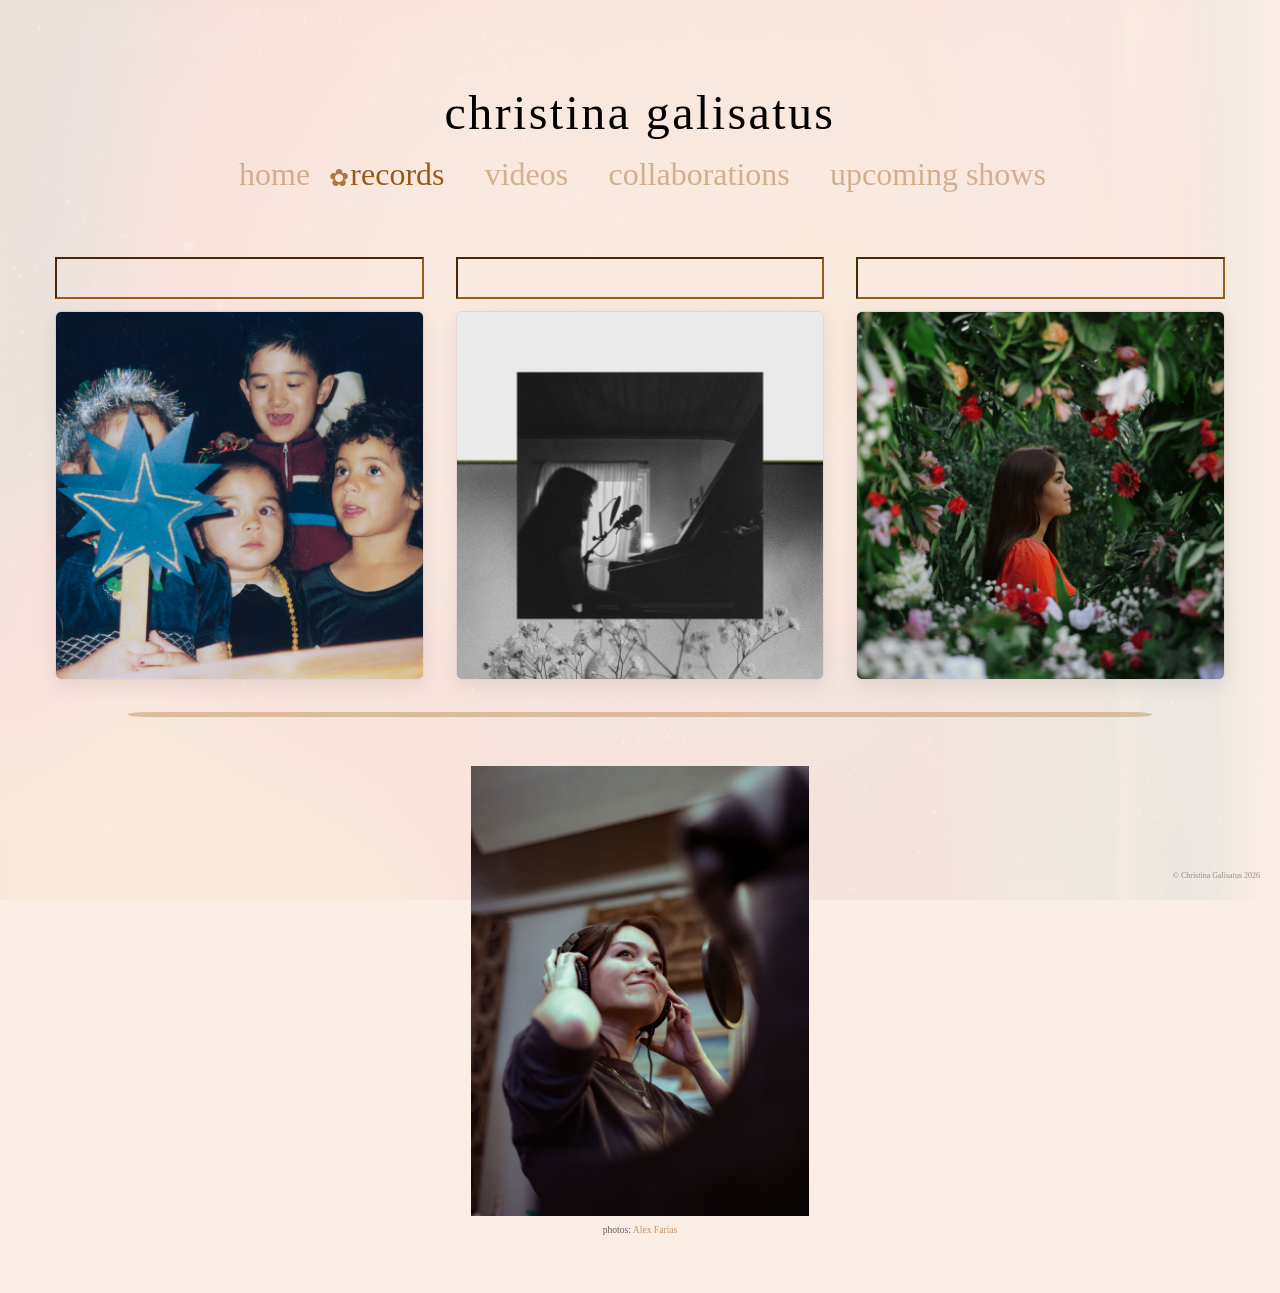
<file: records.html>
<!DOCTYPE html>
<html lang="en">

<head>
  <meta charset="UTF-8" />
  <meta name="viewport" content="width=device-width, initial-scale=1.0" />
  <title>records</title>
  <link rel="stylesheet" href="style.css" />
  <link rel="icon" type="image/png" sizes="32x32" href="/assets/favicon.png">
  <link rel="icon" type="image/png" sizes="16x16" href="/assets/favicon.png">
  <link rel="apple-touch-icon" href="/assets/favicon.png">
</head>

<body>

  <div id="loader">
    <span class="loader-flower"> ✿</span>
    <span class="loader-flower"> ✿</span>
    <span class="loader-flower">✿ </span>
  </div>

  <main>
    <h1 class="title a">
      <a href="/index.html">christina galisatus</a>
    </h1>

    <nav class="nav">
      <a href="/index.html">home</a>
      <a href="/records.html" class="active">records</a>
      <a href="/videos.html">videos</a>
      <a href="/collaborations.html">collaborations</a>
      <a href="/upcomingshows.html">upcoming shows</a>
    </nav>


    <div class="albums">
      <!--LP3-->
      <div class="album">

        <!--bandcamp embed-->
        <iframe style="border: 1; 
        border-color: #9a5b19;  
        max-width: 430px; 
        width: 100%; 
        margin-bottom: 8px; 
        height: 42px;"
          src="https://bandcamp.com/EmbeddedPlayer/album=979404654/size=small/bgcol=ffffff/linkcol=9a5b19/transparent=true/"
          seamless>
          <a href="https://christinagalisatus.bandcamp.com/album/maybe-one-day-all-of-this-will-make-sense-to-me">
            maybe one day all of this will make sense to me by Christina Galisatus</a>
        </iframe>

        <!--artwork + credits-->
        <div class="record-block">
          <a href="https://christinagalisatus.bandcamp.com/album/maybe-one-day-all-of-this-will-make-sense-to-me"
            target="_blank" rel="noopener noreferrer">
            <img src="assets/LP3cover.png" alt="maybe one day all of this will make sense to me - cover" />
          </a>
          <p class="paragraphtext">
            <strong>maybe one day all of this will make sense to me</strong>
            <br><br>produced by Christina Galisatus & Michael Blasky
            <br> engineered by Tyler Chester & Luca Ruscica
            <br> mixed by Philip Weinrobe
            <br> mastered by Josh Bonati
            <br> recorded at Bell Choir Studios

            <br><br> all songs written & arranged by Christina Galisatus

            <br><br> Christina Galisatus - vocals, piano, vibraphone (8), acoustic guitar (3)
            <br>Harrison Whitford - guitar (all except 4, 11), background vocals (2)
            <br>Dario Bizio - upright bass (all except 4, 9, 11)
            <br>Remy Morritt - drums (all except 4, 9, 11)
            <br>Michael Blasky - saxophone (all except 1, 4, 9, 11)

            <br><br>recorded at Bell Choir Studios on April 5, 7-8, 2025
            <br> released February 13, 2026
          </p>

        </div>
      </div>

      <!--LP2-->
      <div class="album">

        <!--bandcamp embed-->
        <iframe style="border: 1; 
        border-color: #9a5b19;  
        max-width: 430px; 
        width: 100%; 
        margin-bottom: 8px; 
        height: 42px;"
          src="https://bandcamp.com/EmbeddedPlayer/album=2481692138/size=small/bgcol=fcd5ac/linkcol=9a5b19/transparent=true/"
          seamless>
          <a href="https://christinagalisatus.bandcamp.com/album/hold-still">Hold Still by Christina Galisatus</a>
        </iframe>

        <!--artwork + credits-->
        <div class="record-block">
          <a href="https://christinagalisatus.bandcamp.com/album/hold-still" target="_blank" rel="noopener noreferrer">
            <img src="assets/LP2cover.jpg" alt="Hold Still - cover" />
          </a>
          <p class="paragraphtext">
            <strong>Hold Still</strong>
            <br><br>produced by Christina Galisatus & Michael Blasky
            <br> engineered by Michael Blasky
            <br> additional bass engineering by Jess Best & Connor Schultze
            <br> additional drum engineering by Chris Sorem
            <br> mixed by Philip Weinrobe
            <br> mastered by Josh Bonati

            <br><br> all songs written & arranged by Christina Galisatus

            <br><br> Christina Galisatus - vocals, piano, Hammod organ (5, 7), pump organ (3, 10), synthesizer (10),
            acoustic guitar (4, 11)
            <br>Michael Blasky - saxophones (3, 8, 10), percussion (2, 4), effects (5, 10)
            <br>Connor Schultze - upright bass (2, 3, 8, 9)
            <br>Ethan Sherman - electric guitar (3, 8)
            <br>Kyle Crane - drum set (8)
            <br>Agatha Blevin - violin (6)
            <br>Grace Rodgers - violin (6)
            <br>Paulina Flores - viola (6)
            <br>Karl McComas-Reichl - cello (6)

            <br><br> released March 21, 2025
          </p>

        </div>
      </div>

      <!--LP1-->
      <div class="album">

        <!--bandcamp embed-->
        <iframe style="border: 1;
        border-color: #9a5b19;   
        max-width: 430px; 
        width: 100%; 
        margin-bottom: 8px; 
        height: 42px;"
          src="https://bandcamp.com/EmbeddedPlayer/album=1293650001/size=small/bgcol=fcd5ac/linkcol=9a5b19/transparent=true/"
          seamless>
          <a href="https://christinagalisatus.bandcamp.com/album/without-night">Without Night by Christina Galisatus</a>
        </iframe>

        <!--artwork + credits-->
        <div class="record-block">
          <a href="https://christinagalisatus.bandcamp.com/album/without-night" target="_blank"
            rel="noopener noreferrer">
            <img src="assets/LP1cover.jpg" alt="Without Night - cover" />
          </a>
          <p class="paragraphtext">
            <strong>Without Night</strong>
            <br><br>produced by Christina Galisatus
            <br> engineered by Talley Sherwood
            <br> mixed by Zev Shearn-Nance
            <br> mastered by Maximilian Sink
            <br><br> all songs written & arranged by Christina Galisatus

            <br><br> Christina Galisatus - piano
            <br>Erin Bentlage - vocals
            <br>Brandon Bae - guitar
            <br>Joshua Crumbly - upright bass
            <br>Zev Shearn-Nance - drums
            <br>Michael Blasky - tenor saxophone
            <br> Steven Lugerner - bass clarinet
            <br><br>recorded January 12-13, 2022 at Tritone Recording Studio
            <br>released January 27, 2023

          </p>
        </div>
      </div>
    </div>
    </p>

    <p class="divider">
      <svg width="80vw" height="50" xmlns="http://www.w3.org/2000/svg">
        <rect width="80vw" height="5" x="0" y="0" rx="20" ry="20"></rect>
      </svg>
    </p>

    <div class="photo-row">
      <img src="assets/bellchoir.jpg" alt="Christina Galisatus" />
    </div>

    <p class="photocredit">
      photos: <a href="https://nefariasfilms.net/">Alex Farias</a>
    </p>

  </main>

  <footer>
    <p>© Christina Galisatus 2026</p>
  </footer>

  <!--logic for loading fade-in-->
  <script>
    window.addEventListener("load", () => {
      document.querySelector("main").classList.add("loaded");
    });
  </script>

  <!--logic for dot loading fade-out-->
  <script>
    window.addEventListener("load", () => {
      const loader = document.getElementById("loader");
      if (loader) {
        loader.style.transition = "opacity 0.5s ease";
        loader.style.opacity = 0;
        setTimeout(() => loader.remove(), 500); // remove after fade-out
      }
    });
  </script>

</body>

</html>
</file>
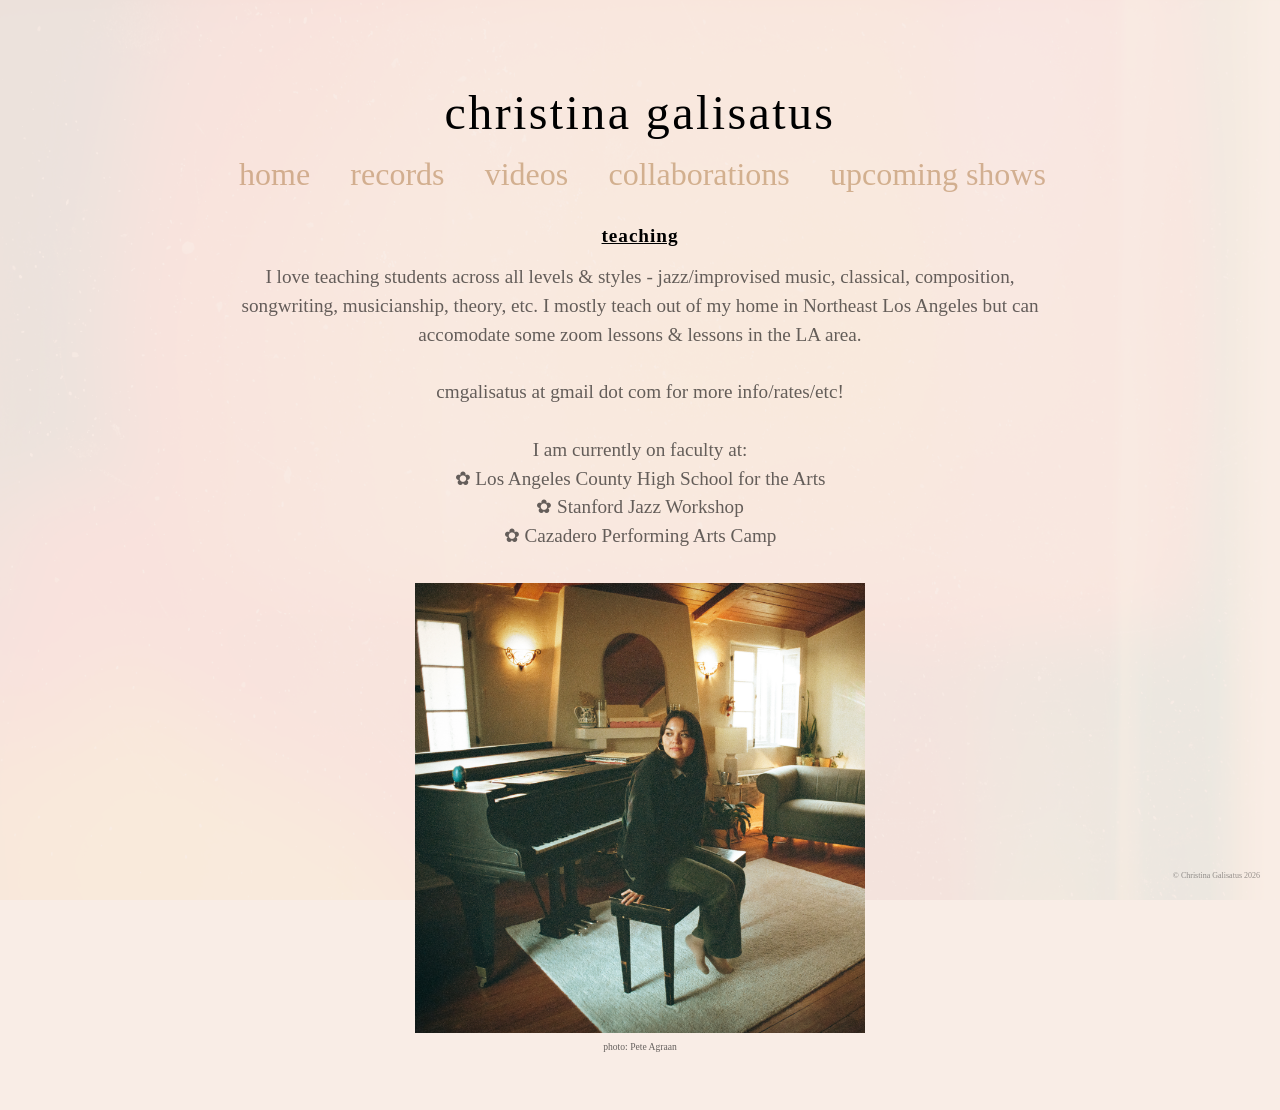
<file: teaching.html>
<!DOCTYPE html>
<html lang="en">

<head>
    <meta charset="UTF-8" />
    <meta name="viewport" content="width=device-width, initial-scale=1.0" />
    <title>teaching</title>
    <link rel="stylesheet" href="style.css" />
    <link rel="icon" type="image/png" sizes="32x32" href="/assets/favicon.png">
    <link rel="icon" type="image/png" sizes="16x16" href="/assets/favicon.png">
    <link rel="apple-touch-icon" href="/assets/favicon.png">
</head>

<body>

    <div id="loader">
        <span class="loader-flower"> ✿</span>
        <span class="loader-flower"> ✿</span>
        <span class="loader-flower">✿ </span>
    </div>

    <main>
        <h1 class="title a">
            <a href="/index.html">christina galisatus</a>
        </h1>

        <nav class="nav">
            <a href="/index.html">home</a>
            <a href="/records.html">records</a>
            <a href="/videos.html">videos</a>
            <a href="/collaborations.html">collaborations</a>
            <a href="/upcomingshows.html">upcoming shows</a>
        </nav>

        <p class="sectionheader">
            <u>teaching</u>
        </p>

        <div class="bodytext">
            I love teaching students across all levels & styles - jazz/improvised
            music, classical, composition, songwriting, musicianship, theory, etc. I mostly teach out of my home in Northeast Los Angeles
            but can accomodate some zoom lessons & lessons in the LA area.
            <br><br>cmgalisatus at gmail dot com for more info/rates/etc!
            <br><br>
            I am currently on faculty at:
            <br>✿ Los Angeles County High School for the Arts
            <br>✿ Stanford Jazz Workshop
            <br>✿ Cazadero Performing Arts Camp
        </div>

        <img src="assets/petefilm.jpg" alt="Christina Galisatus" />
        <p class="photocredit">photo: Pete Agraan
        </p>



    </main>

    <footer>
      <p>© Christina Galisatus 2026</p>
    </footer>

<!--logic for loading fade-in-->
    <script> 
    window.addEventListener("load", () => {
    document.querySelector("main").classList.add("loaded");
    });
    </script>

<!--logic for dot loading fade-out-->
<script>
  window.addEventListener("load", () => {
    const loader = document.getElementById("loader");
    if (loader) {
      loader.style.transition = "opacity 0.5s ease";
      loader.style.opacity = 0;
      setTimeout(() => loader.remove(), 500); // remove after fade-out
    }a
  });
</script>

</body>
</html>
</file>
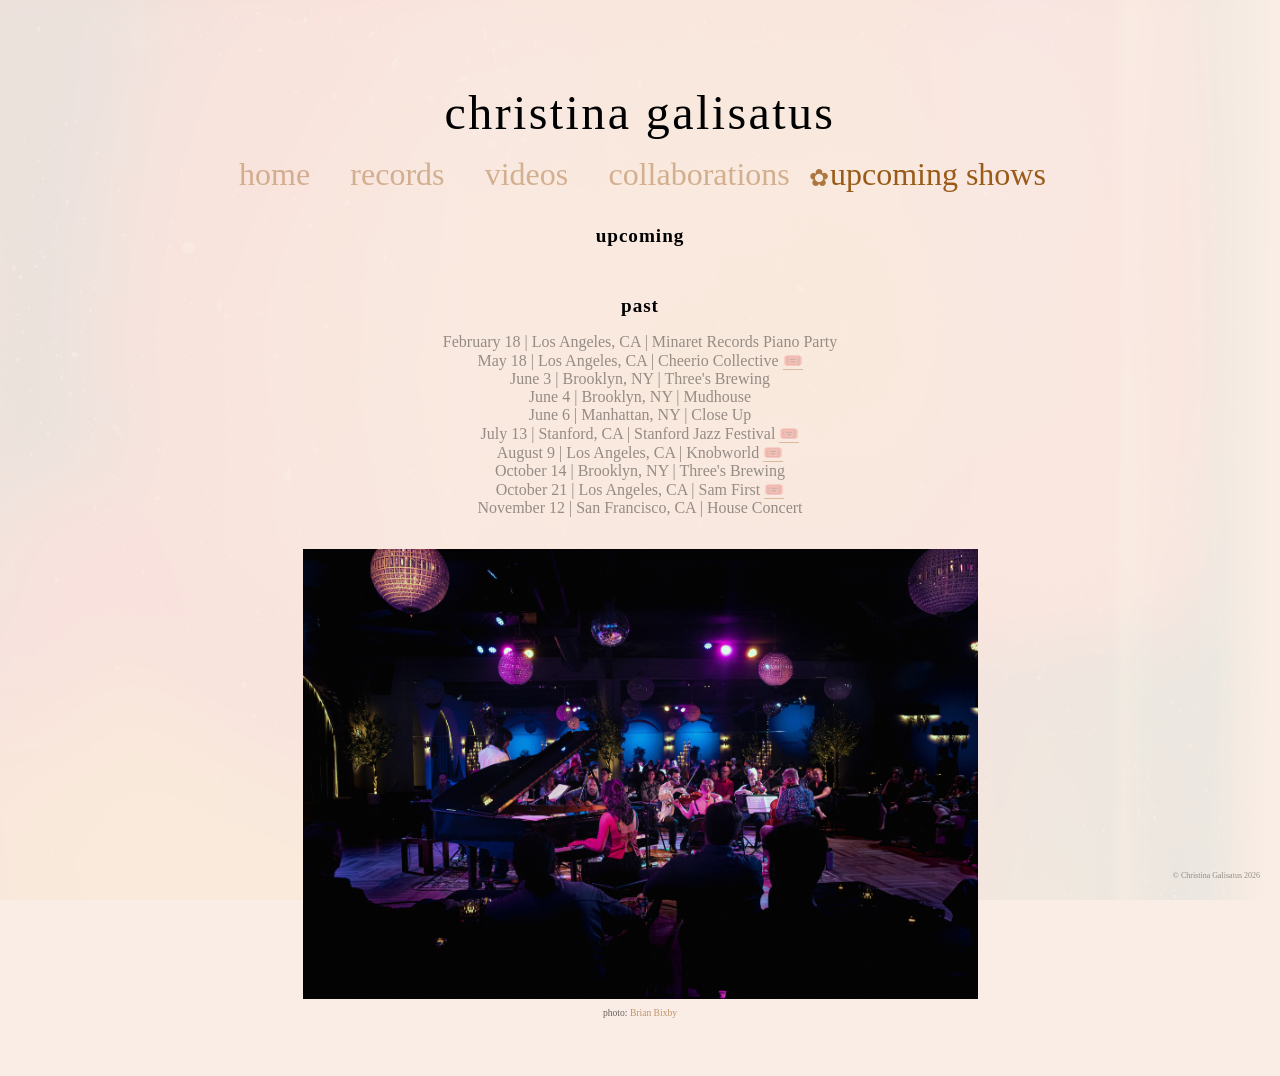
<file: upcomingshows.html>
<!DOCTYPE html>
<html lang="en">

<head>
    <meta charset="UTF-8" />
    <meta name="viewport" content="width=device-width, initial-scale=1.0" />
    <title>upcoming shows</title>
    <link rel="stylesheet" href="style.css" />
    <link rel="icon" type="image/png" sizes="32x32" href="/assets/favicon.png">
    <link rel="icon" type="image/png" sizes="16x16" href="/assets/favicon.png">
    <link rel="apple-touch-icon" href="/assets/favicon.png">
</head>


<body>

    <div id="loader">
        <span class="loader-flower"> ✿</span>
        <span class="loader-flower"> ✿</span>
        <span class="loader-flower">✿ </span>
    </div>

    <main>
        <h1 class="title a">
            <a href="/index.html">christina galisatus</a>
        </h1>

        <nav class="nav">
            <a href="/index.html">home</a>
            <a href="/records.html">records</a>
            <a href="/videos.html">videos</a>
            <a href="/collaborations.html">collaborations</a>
            <a href="/upcomingshows.html" class="active">upcoming shows</a>
        </nav>

        <div class="shows">

            <div class="upcoming">
                <h2 class="sectionheader">upcoming</h2>
            </div>

            <div class="past-shows">
                <h2 class="sectionheader">past</h2>
            </div>

        </div>


        <img src="assets/everyone.jpg" alt="Christina Galisatus" />
        <p class="photocredit">photo: <a href="https://www.brianbixbyphoto.com/">Brian Bixby</a>
        </p>

        <script src="script.js"></script>

    <footer>
        <p>© Christina Galisatus 2026</p>
    </footer>

<!--logic for loading fade-in-->
    <script> 
    window.addEventListener("load", () => {
    document.querySelector("main").classList.add("loaded");
    });
    </script>

<!--logic for dot loading fade-out-->
    <script>
    window.addEventListener("load", () => {
        const loader = document.getElementById("loader");
        if (loader) {
        loader.style.transition = "opacity 0.5s ease";
        loader.style.opacity = 0;
        setTimeout(() => loader.remove(), 500); // remove after fade-out
        }
    });
    </script>

</body>
</html>
</file>
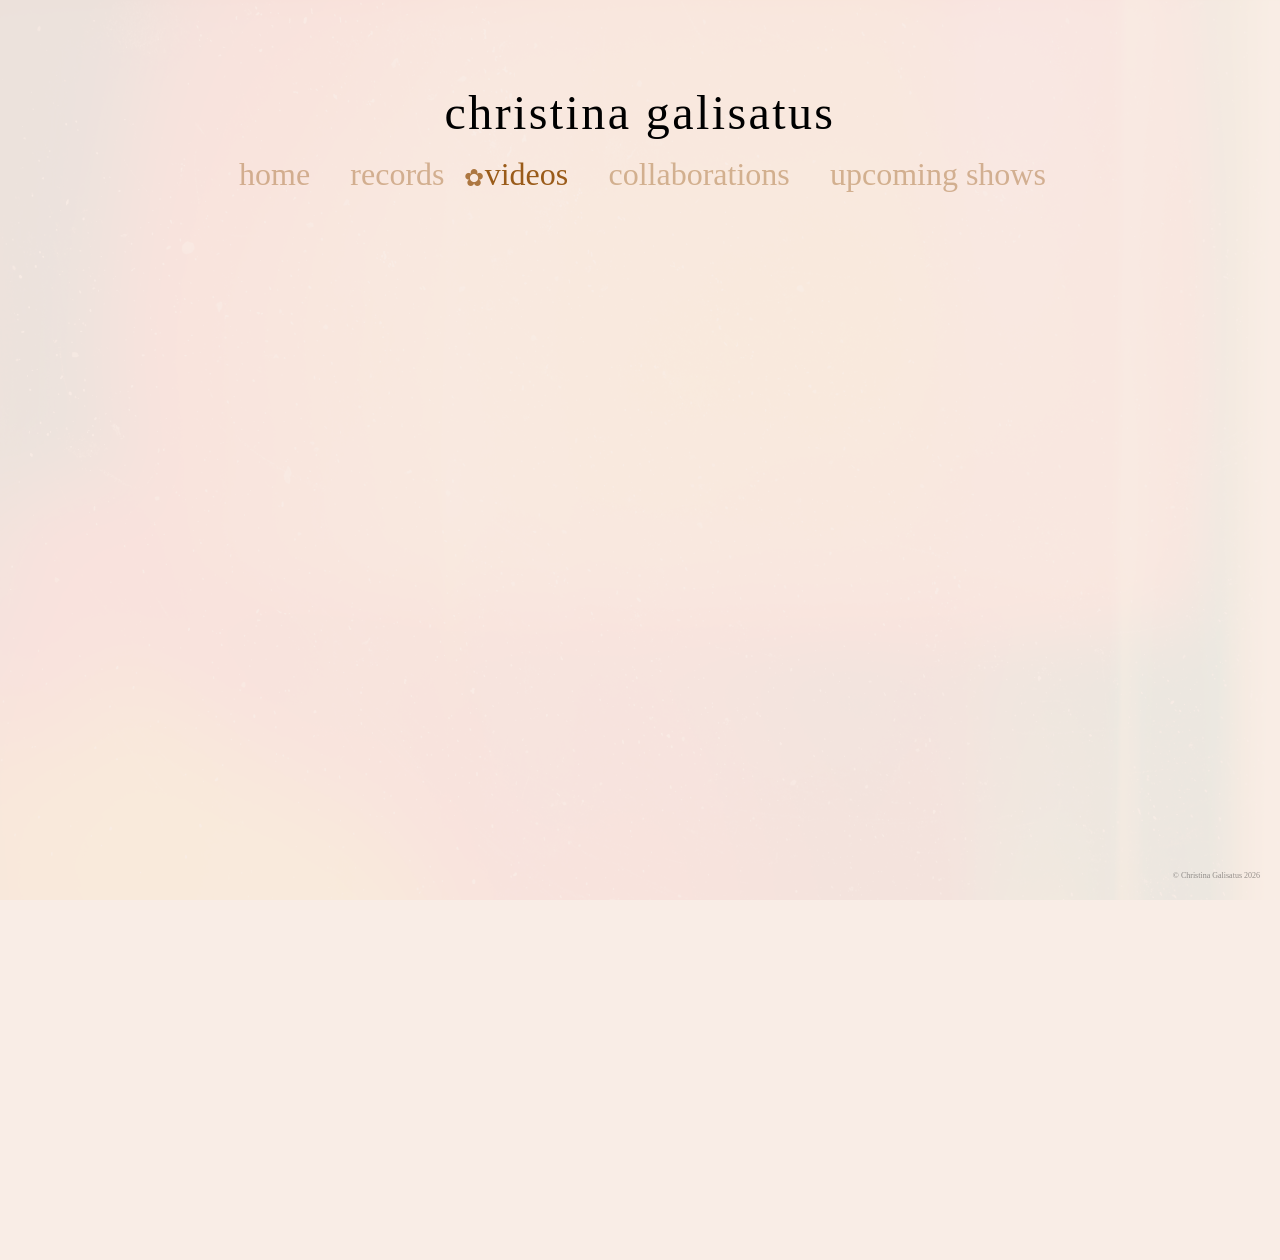
<file: videos.html>
<!DOCTYPE html>
<html lang="en">

<head>
    <meta charset="UTF-8" />
    <meta name="viewport" content="width=device-width, initial-scale=1.0" />
    <title>videos</title>
    <link rel="stylesheet" href="style.css" />
    <link rel="icon" type="image/png" sizes="32x32" href="/assets/favicon.png">
    <link rel="icon" type="image/png" sizes="16x16" href="/assets/favicon.png">
    <link rel="apple-touch-icon" href="/assets/favicon.png">
</head>

<body>

    <div id="loader">
        <span class="loader-flower"> ✿</span>
        <span class="loader-flower"> ✿</span>
        <span class="loader-flower">✿ </span>
    </div>

    <main>
        <h1 class="title a">
            <a href="/index.html">christina galisatus</a>
        </h1>

        <nav class="nav">
            <a href="/index.html">home</a>
            <a href="/records.html">records</a>
            <a href="/videos.html" class="active">videos</a>
            <a href="/collaborations.html">collaborations</a>
            <a href="/upcomingshows.html">upcoming shows</a>
        </nav>

        <div class="video-gallery">
            <!--bluewhale at home-->
            <div class="video-block">
                <iframe width="560" height="315" src="https://www.youtube.com/embed/RukKvOQX9fU?si=y-YsvyhXMzs01Ut3
                    title=" YouTube video player" frameborder="0"
                    allow="accelerometer; autoplay; clipboard-write; encrypted-media; gyroscope; picture-in-picture"
                    allowfullscreen>
                </iframe>
            </div>


            <!--piano party - manifestos-->
            <div class="video-block">
                <iframe width="560" height="315" src="https://www.youtube.com/embed/QYZVBLYGGlQ?si=JDXPYbn1ETC-N0Bh"
                    title="YouTube video player" frameborder="0"
                    allow="accelerometer; autoplay; clipboard-write; encrypted-media; gyroscope; picture-in-picture"
                    allowfullscreen>
                </iframe>
            </div>

            <!--what's there to do - motivo-->
            <div class="video-block">
                <iframe width="560" height="315" src="https://www.youtube.com/embed/QpVLR_8TGYc?si=qq9LIJqgZ83dP31i"
                    title="YouTube video player" frameborder="0"
                    allow="accelerometer; autoplay; clipboard-write; encrypted-media; gyroscope; picture-in-picture"
                    allowfullscreen>
                </iframe>
            </div>

            <!--melting moon - living room-->
            <div class="video-block">
                <iframe width="560" height="315" src="https://www.youtube.com/embed/sHLaht9vfHM?si=kJoFqxGwtB4jGlD6"
                    title="YouTube video player" frameborder="0"
                    allow="accelerometer; autoplay; clipboard-write; encrypted-media; gyroscope; picture-in-picture"
                    allowfullscreen>
                </iframe>
            </div>


            <!--i want to know her - tonality-->
            <div class="video-block">
                <iframe width="560" height="315" src="https://www.youtube.com/embed/YM7sAwPqFq8?si=R67WySh3Fdz9tmfD"
                    title="YouTube video player" frameborder="0"
                    allow="accelerometer; autoplay; clipboard-write; encrypted-media; gyroscope; picture-in-picture"
                    allowfullscreen>
                </iframe>
            </div>


            <!--the human touch -->
            <div class="video-block">
                <iframe width="560" height="315" src="https://www.youtube.com/embed/Uk6oMCrY3_0?si=RDgMiKiKd6VV5G0T" "
                    title=" YouTube video player" frameborder="0"
                    allow="accelerometer; autoplay; clipboard-write; encrypted-media; gyroscope; picture-in-picture"
                    allowfullscreen>
                </iframe>
            </div>
        </div>

    </main>

    <footer>
        <p>© Christina Galisatus 2026</p>
    </footer>

    <!--logic for loading fade-in-->
    <script>
        window.addEventListener("load", () => {
            document.querySelector("main").classList.add("loaded");
        });
    </script>

    <!--logic for dot loading fade-out-->
    <script>
        window.addEventListener("load", () => {
            const loader = document.getElementById("loader");
            if (loader) {
                loader.style.transition = "opacity 0.5s ease";
                loader.style.opacity = 0;
                setTimeout(() => loader.remove(), 500); // remove after fade-out
            }
        });
    </script>

</body>

</html>
</file>
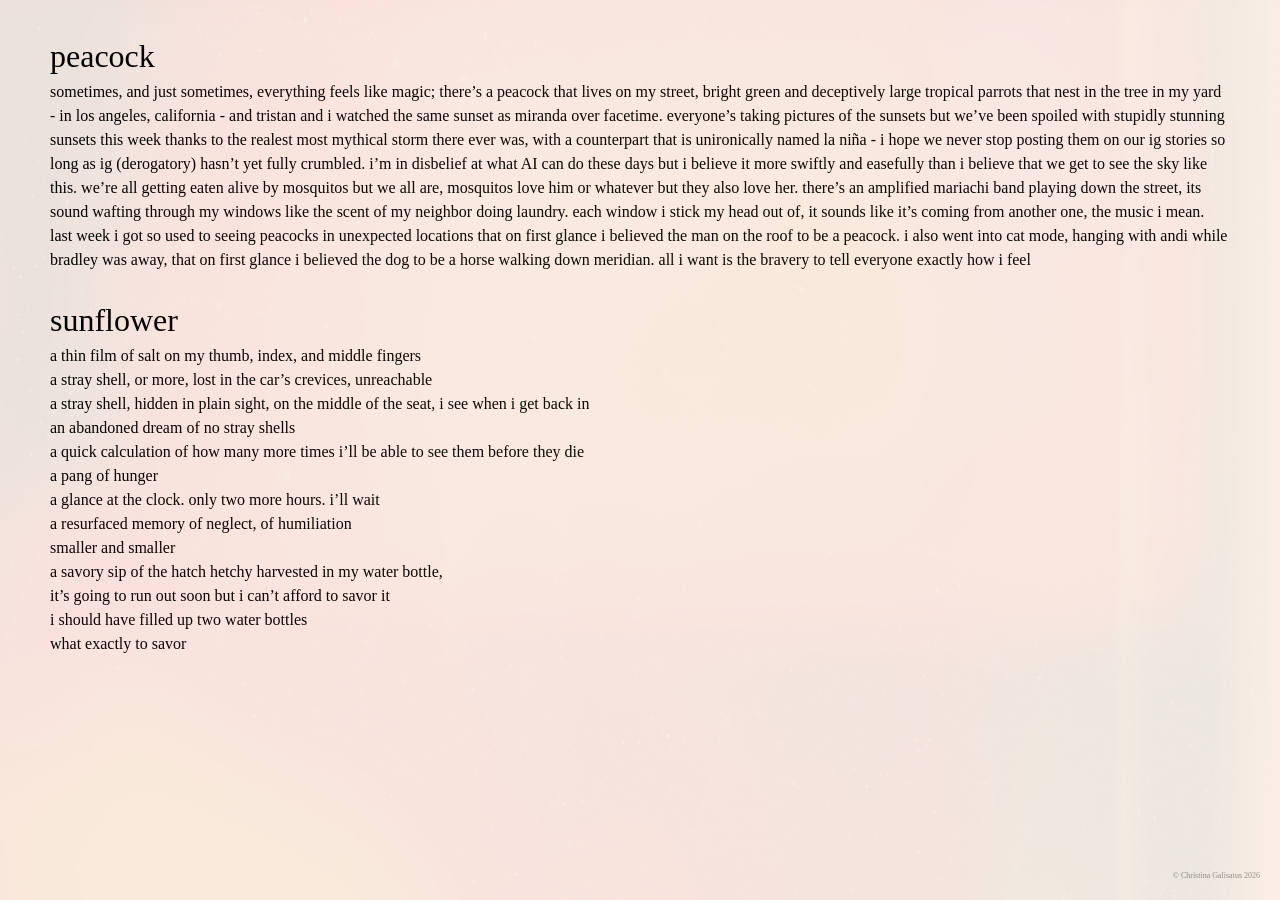
<file: writing.html>
<!DOCTYPE html>
<html lang="en">

<head>
    <meta charset="UTF-8" />
    <meta name="viewport" content="width=device-width, initial-scale=1.0" />
    <title>writing</title>
    <link rel="stylesheet" href="style.css" />
    <link rel="icon" type="image/png" sizes="32x32" href="/assets/favicon.png">
    <link rel="icon" type="image/png" sizes="16x16" href="/assets/favicon.png">
    <link rel="apple-touch-icon" href="/assets/favicon.png">
</head>

<body>

    <div id="loader">
        <span class="loader-flower"> ✿</span>
        <span class="loader-flower"> ✿</span>
        <span class="loader-flower">✿ </span>
    </div>

        <p class="writing">

            <span class="writing-title">peacock</span>
            <br>sometimes, and just sometimes, everything feels like magic; 
            there’s a peacock that lives on my street, bright green and deceptively large tropical parrots that nest in the tree in my yard - in los angeles, california - 
            and tristan and i watched the same sunset as miranda over facetime. 
            everyone’s taking pictures of the sunsets but we’ve been spoiled with stupidly stunning sunsets this week thanks to the realest most mythical storm there ever was, with a counterpart that is unironically named la niña - i hope we never stop posting them on our ig stories so long as ig (derogatory) hasn’t yet fully crumbled. i’m in disbelief at what AI can do these days but i believe it more swiftly and easefully than i believe that we get to see the sky like this. we’re all getting eaten alive by mosquitos but we all are, mosquitos love him or whatever but they also love her. there’s an amplified mariachi band playing down the street, its sound wafting through my windows like the scent of my neighbor doing laundry. each window i stick my head out of, it sounds like it’s coming from another one, the music i mean. last week i got so used to seeing peacocks in unexpected locations that on first glance i believed the man on the roof to be a peacock. i also went into cat mode, hanging with andi while bradley was away, that on first glance i believed the dog to be a horse walking down meridian. all i want is the bravery to tell everyone exactly how i feel <br><br>



            <span class="writing-title">sunflower</span>
            <br>a thin film of salt on my thumb, index, and middle fingers
            <br>a stray shell, or more, lost in the car’s crevices, unreachable 
            <br>a stray shell, hidden in plain sight, on the middle of the seat, i see when i get back in
            <br>an abandoned dream of no stray shells
            <br>a quick calculation of how many more times i’ll be able to see them before they die
            <br>a pang of hunger
            <br>a glance at the clock. only two more hours. i’ll wait
            <br>a resurfaced memory of neglect, of humiliation
            <br>smaller and smaller
            <br>a savory sip of the hatch hetchy harvested in my water bottle,
            <br>it’s going to run out soon but i can’t afford to savor it
            <br>i should have filled up two water bottles
            <br>what exactly to savor
        </p>



    <footer>
      <p>© Christina Galisatus 2026</p>
    </footer>

<!--logic for loading fade-in-->
    <script> 
    window.addEventListener("load", () => {
    document.querySelector("main").classList.add("loaded");
    });
    </script>

<!--logic for dot loading fade-out-->
<script>
  window.addEventListener("load", () => {
    const loader = document.getElementById("loader");
    if (loader) {
      loader.style.transition = "opacity 0.5s ease";
      loader.style.opacity = 0;
      setTimeout(() => loader.remove(), 500); // remove after fade-out
    }a
  });
</script>

</body>
</html>
</file>
<file: style.css>
/* ------------------------------
big picture styling thingz
-------------------------------*/

/* reset browser styling */
* {
    margin: 0;
    padding: 0;
    box-sizing: border-box;
}

/* base */
body {
    font-family: Georgia, "Times New Roman", serif;
    background: #f9ede6;
    color: #000000;
    height: 100vh;
    /*viewport height*/
    display: flex;
    flex-direction: column;
    justify-content: space-between;
    position: relative;
    background-color: #f9ede6;
    padding-left: clamp(20px, 4vw, 50px);
    padding-right: clamp(20px, 4vw, 50px);
    box-sizing: border-box;
}

body::before {
    content: "";
    position: fixed;
    inset: 0;
    background-image: url("assets/grunge-vintage-light-leaks-background-with-dusty-overlay-texture.jpg");
    background-repeat: no-repeat;
    background-size: cover;
    opacity: 0.05;
    pointer-events: none;
    z-index: 0;
}

/* layout */
main {
    display: flex;
    flex-direction: column;
    align-items: center;
    padding: 5px;
    padding-bottom: 50px;
    opacity: 0;
    transition: opacity 0.8s ease;
}

.page-content {
    opacity: 0;
    transition: opacity 1s ease;
}

.page-content.loaded {
    opacity: 1;
}

/* resize jitter fix */
body.resizing * {
    transition: none !important;
}

main,
footer {
    position: relative;
    z-index: 1;
}

/* ------------------------------
loading
-------------------------------*/

main.loaded {
    opacity: 1;
}

/* center the loader on screen */
#loader {
    position: fixed;
    top: 50%;
    left: 50%;
    transform: translate(-50%, -50%);
    display: flex;
    gap: 8px;
    z-index: 9999;
    font-size: 30px;
    color: #9a5b19;
}

/* flower animation */
.loader-flower {
    display: inline-block;
    animation: bounce-spin 0.8s infinite alternate;
    opacity: 0.6;
}

/* stagger for each flower */
.loader-flower:nth-child(2) {
    animation-delay: 0.2s;
}

.loader-flower:nth-child(3) {
    animation-delay: 0.4s;
}

/* combine bounce + spin */
@keyframes bounce-spin {
    0% {
        transform: translateY(0) rotate(0deg);
        opacity: 0.6;
    }

    100% {
        transform: translateY(-8px) rotate(360deg);
        opacity: 1;
    }
}

/* ------------------------------
title
-------------------------------*/
.title {
    font-size: 3rem;
    font-weight: normal;
    letter-spacing: 0.05em;
    margin-bottom: 1rem;
    margin-top: 5rem;
    text-align: center;
}

/* title link formatting */
.title a {
    color: inherit;
    text-decoration: none;
}

/* ------------------------------
body text
-------------------------------*/
.bodytext {
    font-size: 1.2rem;
    opacity: 0.6;
    margin-bottom: 2rem;
    max-width: 800px;
    text-align: center;
    line-height: 1.5;
    padding: 0 1 rem;
}

/* bodytext link formatting */
.bodytext a {
    color: rgb(66, 27, 0);
    text-decoration: none;
    border-bottom: 1px solid #9a5b19;
    /* underline */
    background-image: linear-gradient(#9a5b19, #9a5b19);
    background-size: 0% 1px;
    background-position: 0 100%;
    background-repeat: no-repeat;
    transition: background-size 0.3s ease;
}

/* animated underline on hover */
.bodytext a:hover {
    background-size: 100% 1px;
}

/* ------------------------------
section headers
-------------------------------*/

.sectionheader {
    font-size: 1.2rem;
    font-weight: bold;
    letter-spacing: 0.05em;
    margin-bottom: 1rem;
    max-width: 650px;
    width: 100%;
    text-align: center;
}

/* section headers as links */
.sectionheader a {
    color: inherit;
    text-decoration: none;
}

/* ------------------------------
writing
-------------------------------*/
.writing {
    margin-top: 2rem;
    font-size: 1rem;
    color: inherit;
    text-align: left;
    line-height: 1.5;
}

.writing-title {
    font-size: 2rem;
}

.photo-container {
    position: relative;
    display: inline-block;
    line-height: 0;
}

.photo-container img {
    display: block;
    max-height: 50vh;
    max-width: 90vw;
    width: auto;
    height: auto;
}

.secret-flower {
    position: absolute;
    bottom: -6px;
    right: -6px;
    z-index: 10;

    display: block;
    line-height: 1;
    color: #f4e7df;
    font-size: 1.2rem;
    text-decoration: none;
    opacity: 0.15;
    transition: all 0.5s ease;
}

.secret-flower:hover {
    opacity: 1;
    color: #e8a878;
    transform: rotate(45deg) scale(1.3);
}

.secret-charlie {
    position: fixed;
    bottom: 0;
    left: 0;
    z-index: 9999;
    opacity: 0;
    transition: all 0.5s ease;
    cursor: pointer;
}

.secret-charlie img {
    display: block;
    width: 40px; /* adjust image size */
    height: auto;
}

.secret-charlie:hover {
    opacity: 0.2;
    transform: rotate(10deg) scale(1.5);}


.firstwordsvideos {
    width: 600px;
    max-width: 100%;
    height: auto;
}

/* ------------------------------
navigation & footer
-------------------------------*/

.nav {
    display: flex;
    margin-bottom: 2rem;
    gap: 2.2rem;
    flex-wrap: wrap;
    justify-content: center;
    font-size: 2rem;
}

.nav a {
    color: #9a5b19;
    text-decoration: none;
    position: relative;
    transition: opacity 0.3s ease;
    opacity: 0.4;
    position: relative;
    display: inline-block;
}

.nav a:hover {
    opacity: 0.7;
}

.nav a.active {
    opacity: 1;
}

.nav a {
    position: relative;
    padding-left: 5px;
}

.nav a.active::before {
    opacity: 0.8;
    transform: translateY(-40%) scale(1);
}

.nav a::before {
    content: "✿";
    position: absolute;
    left: -16px;
    top: 50%;
    transform: translateY(-40%) translateX(10px);
    opacity: 0;
    transition: opacity 0.3s ease, transform 0.3s ease;
    font-size: 1.5rem;
}

.nav a:hover::before {
    opacity: 0.6;
    transform: translateY(-40%) translateX(0);
}

footer {
    position: fixed;
    text-align: center;
    right: 0;
    bottom: 0;
    font-size: 0.5rem;
    opacity: 0.4;
    padding: 20px;
}

/* ------------------------------
graphics
-------------------------------*/
.divider {
    fill: #9a5b19;
    fill-opacity: 0.3;
    stroke: #9a5b19;
    stroke-width: 0.1;
    stroke-opacity: 0.2;
}

/* ------------------------------
photos + photo credits
-------------------------------*/

img {
    max-height: 50vh;
    width: auto;
    height: auto;
    max-width: 90%;
    flex-shrink: 0;
}

.photocredit {
    font-size: 0.6rem;
    opacity: 0.6;
    margin-top: 0.5rem;
    max-width: 400px;
    margin-bottom: 0.5rem;
}

.photocredit a {
    color: #9a5b19;
    text-decoration: none;
}

/* ------------------------------
records page styling
-------------------------------*/

/* image + text box */
.record-block {
    display: flex;
    flex-direction: column;
    align-items: center;
    position: relative;
    width: fit-content;
    max-width: 800px;
    margin-bottom: 2rem;
}

.record-block img {
    display: block;
    width: 90%;
    max-width: 440px;
    height: auto;
    max-height: none;
    flex-shrink: 0;
    margin: 0 auto;
    border: 1px solid rgba(0, 0, 0, 0.08);
    box-shadow: 0 6px 20px rgba(0, 0, 0, 0.08);
    border-radius: 6px;
    transition: transform 0.3s ease, opacity 0.3s ease;
}

/* paragraph text inside the block */
.record-block .paragraphtext {
    position: absolute;
    top: 50%;
    left: 50%;
    transform: translate(-50%, -50%);
    width: 650px;
    max-width: 85%;
    text-align: center;
    font-size: 0.8rem;
    opacity: 0;
    transition: opacity 0.3s ease;
    color: #000000bf;
    line-height: 1.3;
}

.record-block:hover img {
    transform: scale(1.03);
    opacity: 0.1;
    transition: opacity 0.3s ease size 0.3s ease;
}

.record-block:hover .paragraphtext {
    opacity: 1;
    transition: opacity 1s ease;
}

.albums {
    display: flex;
    justify-content: flex-start;
    align-items: flex-start;
    gap: 2rem;
    width: 100%;
    margin-top: 2rem;
}

.album {
    flex: 1;
    min-width: 0;
}

.album .sectionheader {
    text-align: left;
}

.album iframe {
    max-width: 100% !important;
}

.album .record-block {
    width: 100%;
}

.album .record-block img {
    width: 100%;
    max-width: 100%;
}

.photo-row {
    display: flex;
    justify-content: center;
    align-items: flex-start;
    gap: 1rem;
    width: calc((100% - 2rem) / 3);
    max-width: 1000px;
    margin: 0 auto;
}

.photo-row img {
    width: auto;
    height: auto;
    object-fit: cover;
    display: block;
}

/* ------------------------------
video & audio blocks
-------------------------------*/

/* gallery container */
.video-gallery {
    display: grid;
    grid-template-columns: repeat(2, minmax(0, 1fr));
    gap: clamp(1.5rem, 3vw, 2.5rem);
    width: 100%;
    max-width: 1000px;
    margin: 2rem auto;
}

/* each video + description block */
.video-block {
    display: flex;
    flex-direction: column;
    align-items: flex-start;
    width: 100%;
}

/* responsive iframe */
.video-block iframe {
    width: 500px;
    height: auto;
    aspect-ratio: 16 / 9;
    /* maintains video ratio */
    transition: transform 0.3s ease;
}

/* paragraph text below each video */
.video-block .paragraphtext {
    width: 100%;
    text-align: left;
    margin-top: 0.2rem;
}

.video-block iframe:hover {
    transform: scale(1.05);
}

.misc-vid-row {
    display: grid;
    grid-template-columns: repeat(3, minmax(0, 1fr));
    gap: 1.5rem;
    width: 100%;
    max-width: 1100px;
    margin: 2rem auto 0;
    align-items: start;
}

.misc-vid-row .video-block,
.misc-vid-row .instagram-block {
    width: 100%;
    min-width: 0;
    max-width: none;
    min-height: 500px;
}

.misc-vid-row iframe,
.misc-vid-row video {
    display: block;
    width: 100%;
    height: auto;
}

.misc-vid-row iframe {
    aspect-ratio: 16 / 9;
}

.misc-vid-row .instagram-media {
    width: 100% !important;
    min-width: 0 !important;
    max-width: 100% !important;
    margin: 0 auto !important;
    box-sizing: border-box;
    min-height: 500px;
}


.audio-block .paragraphtext {
    width: 100%;
    text-align: left;
}

.audio-block {
    display: flex;
    flex-direction: column;
    align-items: center;
    max-width: 200px;
}

.audio-block iframe {
    width: 200px;
    height: auto;
    aspect-ratio: 16/6;
}

.imga-block {
    display: flex;
    flex-direction: column;
    align-items: center;
    max-width: 500px;
}

.imga-block iframe {
    width: 100%;
    max-width: 500px;
    height: 100%;
    max-height: 500px;
    aspect-ratio: 16/6;
}

.instagram-gallery {
    display: flex;
    justify-content: center;
    align-items: flex-start;
    gap: 3rem;
    width: 100%;
    max-width: 1100px;
    margin: 3rem auto;
}

.instagram-post {
    width: 100%;
    max-width: 540px;
    transition: transform 0.4s ease;
}

@media (max-width: 800px) {
    .instagram-gallery {
        flex-direction: column;
        align-items: center;
        gap: 2rem;
        padding: 0 1rem;
    }

    .instagram-post {
        max-width: 540px;
    }
}

/* ------------------------------
discography grids
-------------------------------*/

/* studio credits gallery */

.studio-gallery {
    display: grid;
    grid-template-columns: repeat(auto-fit, minmax(130px, 1fr));
    gap: clamp(1rem, 2.5vw, 2rem);
    width: 100%;
    max-width: 1000px;
    margin: 2rem auto;
}

.studio-block {
    position: relative;
    width: 100%;
    aspect-ratio: 1 / 1;
    overflow: hidden;
    border-radius: 6px;
    cursor: default;
}

.studio-block img {
    display: block;
    width: 100%;
    height: 100%;
    max-width: none;
    max-height: none;
    object-fit: cover;
    transition: opacity 0.4s ease, transform 0.4s ease;
}

.studio-credit {
    position: absolute;
    inset: 0;
    display: flex;
    flex-direction: column;
    justify-content: center;
    align-items: center;
    text-align: center;
    padding: 1rem;
    opacity: 0;
    transition: opacity 0.4s ease;
    color: #000000bf;
    line-height: 1.5;
    pointer-events: none;
}

.studio-credit strong {
    font-weight: normal;
}

.studio-credit span {
    font-size: 0.7rem;
}

.studio-credit p {
    font-size: 0.8rem;
    margin-top: 0.5rem;
}

.studio-block:hover img {
    opacity: 0.12;
    transform: scale(1.04);
}

.studio-block:hover .studio-credit {
    opacity: 1;
}

.studio-block a {
    display: block;
    width: 100%;
    height: 100%;
    color: inherit;
    text-decoration: none;
    cursor: pointer;
}

.studio-block a:hover img {
    opacity: 0.12;
    transform: scale(1.04);
}

.studio-block a:hover .studio-credit {
    opacity: 1;
}

/* ------------------------------
upcoming/past shows
-------------------------------*/

.upcoming,
.past-shows {
    display: flex;
    flex-direction: column;
    align-items: center;
    margin-bottom: 2rem;
}

.past-shows .show {
    opacity: 0.4;
}

/* for ticket links */
.show a {
    color: inherit;
    opacity: 0.8;
    text-decoration: none;
    border-bottom: 1px solid #9a5b19;
    /* underline */
    background-image: linear-gradient(#9a5b19, #9a5b19);
    background-size: 0% 1px;
    background-position: 0 100%;
    background-repeat: no-repeat;
    transition: background-size 0.3s ease;
}

.show a:hover {
    opacity: 1;
    background-size: 100% 1px;
}

/* ------------------------------
email list submission form
-------------------------------*/
form {
    margin-bottom: 1rem;
    display: flex;
    margin-bottom: 2rem;
    gap: 1.5rem;
    flex-wrap: wrap;
    justify-content: center;
}

input {
    border: none;
    border-bottom: 1px solid #9a5b19;
    background: transparent;
    padding: 10px;
    font-family: inherit;
}

button {
    font-family: inherit;
    border-width: small;
    border-color: #9a5b19;
    border-radius: 5px;
    color: #9a5b19;
    cursor: pointer;
    margin-left: 8px;
    background-color: #fcd5ac;
    padding: 10px 10px;
    transition: transform 0.2s ease;
}

button:hover {
    transform: scale(1.1);
}

/* ------------------------------
mobile responsive
-------------------------------*/

/* smaller text on  small screens */
@media (max-width: 600px) {
    .paragraphtext {
        font-size: 0.8rem;
    }

    .sectionheader {
        font-size: 0.8rem;
    }

    .title {
        font-size: 1.8rem;
    }

    .nav {
        gap: 1rem;
        font-size: 1.5rem;
    }

    .nav {
        max-width: 90%;
    }

    .nav a::before {
        font-size: 1rem;
        left: -7px;

    }

    img {
        max-width: 95%
    }

    main {
        padding: 1rem;
    }

    .page-content {
        padding: 1.2rem;
    }

    .writing-title {
        font-size: 1.3rem;
    }

    .writing {
        font-size: 0.8rem;
    }

    .bodytext {
        font-size: 0.95rem;
        text-align: center;
    }

    .video-gallery {
        grid-template-columns: 1fr;
    }

    .video-block iframe,
    audio {
        width: 100%;
        height: auto;
    }

    .content-block,
    .video-block {
        max-width: 95%;
    }

    .misc-vid-row {
        grid-template-columns: 1fr;
    }

    .record-block {
        flex-direction: column;
        align-items: center;
        width: fit-content;
        max-width: 95%;
    }

    .record-block .paragraphtext {
        display: flex;
        flex-direction: column;
        align-items: center;
        text-align: center;
        position: static;
        transform: none;
        opacity: 0.6;
        color: #000000;
        margin-top: 1rem;
        width: 100%;
        max-width: 400px;
        overflow: hidden;
    }

    .record-block:hover img {
        transform: none;
        opacity: 1;
    }

    .record-block:hover .paragraphtext {
        opacity: 0.6;
    }

    .studio-block a.show-credit img {
        opacity: 0.12;
        transform: scale(1.04);
    }

    .studio-block a.show-credit .studio-credit {
        opacity: 1;
    }

    .albums {
        flex-direction: column;
        align-items: center;
    }

    .album {
        width: 100%;
        max-width: 430px;
        container-type: inline-size;
    }

    .album .paragraphtext {
        font-size: clamp(0.35rem, 10cqw, 0.8rem);
    }

    .photo-row {
        width: fit-content;
    }

    .shows {
        width: 100%;
        align-items: flex-start;
        text-align: left;
    }

    .upcoming,
    .past-shows {
        width: 100%;
        align-items: flex-start;
        text-align: left;
    }

    .shows .sectionheader {
        text-align: center;
    }

    .firstwordsvideos {
        width: 75%;
    }
}
</file>
